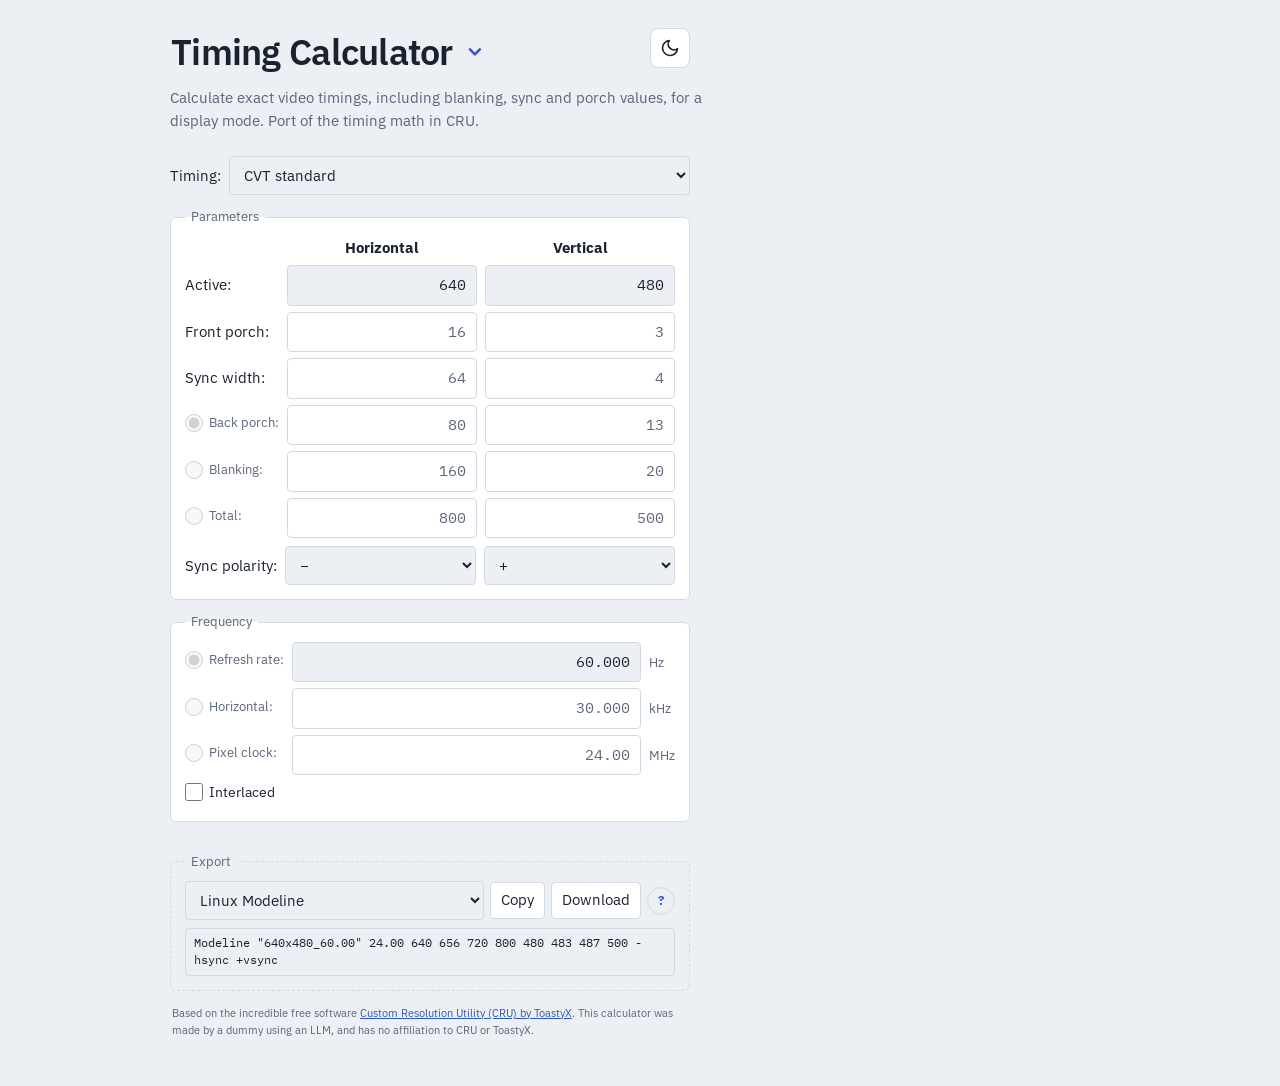
<file: index.html>
<!DOCTYPE html>
<!--
Timing Calculator - a port of the video timing calculations from Custom Resolution Utility (CRU)
Copyright (C) 2012-2025 ToastyX (original CRU source, https://www.monitortests.com/)
This file is derived from CRU's source code and is distributed under the GNU General Public License,
version 3 or later, WITHOUT ANY WARRANTY. See https://www.gnu.org/licenses/gpl-3.0.html
This file is plainly marked as an altered, non-original version: it is not CRU.
-->
<html lang="en"><head><meta charset="utf-8">
<meta name="viewport" content="width=device-width, initial-scale=1, viewport-fit=cover">
<title>Timing Calculator</title>
<link rel="stylesheet" href="shared.css">
<style>
:root{--fg:var(--ink);--mut:var(--muted);--in:var(--bg);--ln:var(--line);--ac:var(--accent);--er:#c0392b}
@media (prefers-color-scheme:dark){:root:not([data-theme="light"]){--er:#ff7b6b}}
:root[data-theme="dark"]{--er:#ff7b6b}
main>:not(h1):not(.sub){max-width:520px}
fieldset{border:1px solid var(--line);border-radius:6px;background:var(--panel);margin:12px 0;padding:10px 14px 14px}
legend{padding:0 6px;font-size:13px;color:var(--muted)}
.top{display:flex;gap:8px;align-items:center}
select{flex:1}
input:read-only{background:transparent;color:var(--mut)}
input:focus,select:focus{outline:2px solid var(--ac);outline-offset:-1px}
.g{display:grid;grid-template-columns:auto 1fr 1fr;gap:6px 8px;align-items:center}
.g b{text-align:center}
.g label{display:flex;align-items:center;gap:6px;white-space:nowrap}
.g input[type=text]{width:100%;box-sizing:border-box;text-align:right}
.f{display:grid;grid-template-columns:auto 1fr auto;gap:6px 8px;align-items:center}
.f label{display:flex;align-items:center;gap:6px;white-space:nowrap}
.f input[type=text]{width:100%;box-sizing:border-box;text-align:right}
.f span,.u{color:var(--mut);font-size:.85em}
input[type=radio]{accent-color:var(--ac);width:18px;height:18px;margin:0}
.act{grid-column:1/-1;display:flex;flex-wrap:wrap;align-items:center;justify-content:space-between;gap:4px 12px;color:var(--mut);font-size:.9em}.act label{color:var(--fg);font-size:1.05em}
#err{color:var(--er);margin:4px 2px}#err:empty{display:none}
.row label{display:flex;align-items:center;gap:8px}input[type=checkbox]{accent-color:var(--ac);width:18px;height:18px;margin:0}
.row{display:flex;gap:8px;align-items:center;justify-content:space-between}
fieldset{min-width:0}
.xp{margin-top:30px;border-style:dashed;background:transparent}
.btn{font:inherit;padding:6px 10px;border:1px solid var(--line);border-radius:4px;background:var(--panel);color:var(--ink);cursor:pointer;white-space:nowrap}
.btn:hover:not(:disabled),.qbtn:hover:not(:disabled){border-color:var(--ac)}.btn:disabled,.qbtn:disabled{opacity:.5;cursor:default}
.btn:focus-visible,.qbtn:focus-visible{outline:2px solid var(--ac);outline-offset:1px}
.xrow{position:relative;display:flex;flex-wrap:wrap;gap:6px;align-items:center}
.xrow select{flex:1 1 160px}
.qbtn{width:28px;height:28px;padding:0;border-radius:50%;border:1px solid var(--line);background:var(--in);color:var(--ac);font:600 13px/1 "IBM Plex Sans",system-ui,sans-serif;cursor:help}
.qbtn[aria-expanded=true]{border-color:var(--ac)}
.xpop{position:absolute;left:0;right:0;top:100%;z-index:20;margin-top:6px;padding:8px 10px;background:var(--panel);color:var(--fg);border:1px solid var(--line);border-radius:6px;box-shadow:0 8px 24px rgba(0,0,0,.25);font-size:.8em;line-height:1.45}
.xpop[hidden]{display:none}
#xout{margin:8px 0 0;padding:6px 8px;max-width:100%;background:var(--in);border:1px solid var(--line);border-radius:4px;font:12px/1.4 "IBM Plex Mono",ui-monospace,monospace;white-space:pre-wrap;overflow-wrap:anywhere;user-select:text}
</style></head><body><main>
<h1>Timing Calculator</h1>
<p class="sub">Calculate exact video timings, including blanking, sync and porch values, for a display mode. Port of the timing math in CRU.</p>
<div class="top"><span>Timing:</span><select id="mode"></select></div>
<fieldset><legend>Parameters</legend>
<div class="g" id="grid"><span></span><b>Horizontal</b><b>Vertical</b></div>
<div class="g" style="margin-top:8px"><span>Sync polarity:</span>
<select id="hp"><option value="1">+</option><option value="0">−</option></select>
<select id="vp"><option value="1">+</option><option value="0">−</option></select></div>
</fieldset>
<fieldset><legend>Frequency</legend><div class="f" id="freq"></div></fieldset>
<div id="err"></div>
<fieldset class="xp"><legend>Export</legend>
<div class="xrow"><select id="xfmt" aria-label="Export format"></select><button type="button" class="btn" id="xcopy">Copy</button><button type="button" class="btn" id="xdl">Download</button><button type="button" class="qbtn" id="xq" aria-expanded="false" aria-controls="xpop" aria-label="How to use this export">?</button><div id="xpop" class="xpop" role="tooltip" hidden></div></div>
<pre id="xout"></pre>
</fieldset>
<p style="color:var(--mut);font-size:.75em;margin:14px 2px 0">Based on the incredible free software <a href="https://www.monitortests.com/forum/Thread-Custom-Resolution-Utility-CRU" target="_blank" rel="noopener" style="color:var(--ac)">Custom Resolution Utility (CRU) by ToastyX</a>. This calculator was made by a dummy using an LLM, and has no affiliation to CRU or ToastyX.</p></main>
<script>
const S={il:false,man:true,mode:9,ha:640,va:480,hf:48,hs:32,hb:480,vf:4,vs:4,vb:4,hbl:0,htot:0,vbl:0,vtot:0,hp:1,vp:0,
last:0,lr:0,vrate:60000,hrate:0,pclock:0,prec:100,ahr:0,avr:0,err:''};
const F=Math.floor,C=Math.ceil;

const fl=()=>S.il?2:1,dv=()=>1e9*fl()/S.prec;
const NAMES=["Manual", "Automatic PC", "Automatic HDTV", "Automatic CRT", "Native PC", "Native HDTV", "Exact", "Exact reduced", "Exact CRT", "CVT standard", "CVT-RB standard", "CVT-RB2 standard", "GTF standard", "Vertical total calculator (QFT)"],NAT=[[1920,1080,0,60000],[1920,1080,1,60000],[1600,900,0,60000],[1366,768,0,59789],[1360,768,0,60015],[1280,720,0,60000],[1440,576,1,50000],[1440,480,1,59940],[720,576,0,50000],[720,480,0,59940],[640,480,0,60000]],TBL={"pc":[[1920,1080,0,59500,60500,88,44,148,4,5,36,1,1],[1920,1080,0,49500,50500,528,44,148,4,5,36,1,1],[1920,1080,0,47500,48500,638,44,148,4,5,36,1,1],[1920,1080,0,29500,30500,88,44,148,4,5,36,1,1],[1920,1080,0,24500,25500,528,44,148,4,5,36,1,1],[1920,1080,0,23500,24500,638,44,148,4,5,36,1,1],[1920,1080,1,59500,60500,88,44,148,4,10,31,1,1],[1920,1080,1,49500,50500,528,44,148,4,10,31,1,1],[1600,900,0,59500,60500,24,80,96,1,3,96,1,1],[1366,768,0,59500,60500,70,143,213,3,3,24,1,1],[1360,768,0,59500,60500,64,112,256,3,6,18,1,1],[1280,720,0,59500,60500,110,40,220,5,5,20,1,1],[1280,720,0,49500,50500,440,40,220,5,5,20,1,1],[1280,720,0,47500,48500,960,40,220,5,5,20,1,1],[1280,720,0,29500,30500,1760,40,220,5,5,20,1,1],[1280,720,0,24500,25500,2420,40,220,5,5,20,1,1],[1280,720,0,23500,24500,1760,40,220,5,5,20,1,1],[1440,576,1,49500,50500,24,126,138,4,6,39,0,0],[1440,480,1,59500,60500,38,124,114,8,6,31,0,0],[720,576,0,49500,50500,12,64,68,5,5,39,0,0],[720,480,0,59500,60500,16,62,60,9,6,30,0,0],[640,480,0,59500,60500,16,96,48,10,2,33,0,0]],"hdtv":[[10240,4320,0,119500,120500,288,176,296,16,20,144,1,1],[10240,4320,0,99500,100500,2192,176,592,16,20,144,1,1],[10240,4320,0,59500,60500,288,176,296,16,20,144,1,1],[10240,4320,0,49500,50500,2492,176,592,16,20,44,1,1],[10240,4320,0,47500,48500,1492,176,592,16,20,594,1,1],[10240,4320,0,29500,30500,288,176,296,16,20,144,1,1],[10240,4320,0,24500,25500,2492,176,592,16,20,44,1,1],[10240,4320,0,23500,24500,1492,176,592,16,20,594,1,1],[7680,4320,0,119500,120500,352,176,592,16,20,144,1,1],[7680,4320,0,99500,100500,2112,176,592,16,20,144,1,1],[7680,4320,0,59500,60500,552,176,592,16,20,44,1,1],[7680,4320,0,49500,50500,2352,176,592,16,20,44,1,1],[7680,4320,0,47500,48500,2552,176,592,16,20,144,1,1],[7680,4320,0,29500,30500,552,176,592,16,20,44,1,1],[7680,4320,0,24500,25500,2352,176,592,16,20,44,1,1],[7680,4320,0,23500,24500,2552,176,592,16,20,144,1,1],[5120,2160,0,119500,120500,164,88,128,8,10,72,1,1],[5120,2160,0,99500,100500,1096,88,296,8,10,72,1,1],[5120,2160,0,59500,60500,164,88,128,8,10,72,1,1],[5120,2160,0,49500,50500,1096,88,296,8,10,72,1,1],[5120,2160,0,47500,48500,746,88,296,8,10,297,1,1],[5120,2160,0,29500,30500,664,88,128,8,10,22,1,1],[5120,2160,0,24500,25500,1696,88,296,8,10,22,1,1],[5120,2160,0,23500,24500,1996,88,296,8,10,22,1,1],[4096,2160,0,119500,120500,88,88,128,8,10,72,1,1],[4096,2160,0,99500,100500,800,88,296,8,10,72,1,1],[4096,2160,0,59500,60500,88,88,128,8,10,72,1,1],[4096,2160,0,49500,50500,968,88,128,8,10,72,1,1],[4096,2160,0,47500,48500,1020,88,296,8,10,72,1,1],[4096,2160,0,29500,30500,88,88,128,8,10,72,1,1],[4096,2160,0,24500,25500,968,88,128,8,10,72,1,1],[4096,2160,0,23500,24500,1020,88,296,8,10,72,1,1],[3840,2160,0,119500,120500,176,88,296,8,10,72,1,1],[3840,2160,0,99500,100500,1056,88,296,8,10,72,1,1],[3840,2160,0,59500,60500,176,88,296,8,10,72,1,1],[3840,2160,0,49500,50500,1056,88,296,8,10,72,1,1],[3840,2160,0,47500,48500,1276,88,296,8,10,72,1,1],[3840,2160,0,29500,30500,176,88,296,8,10,72,1,1],[3840,2160,0,24500,25500,1056,88,296,8,10,72,1,1],[3840,2160,0,23500,24500,1276,88,296,8,10,72,1,1],[2560,1080,0,119500,120500,548,44,148,4,5,161,1,1],[2560,1080,0,99500,100500,218,44,148,4,5,161,1,1],[2560,1080,0,59500,60500,248,44,148,4,5,11,1,1],[2560,1080,0,49500,50500,548,44,148,4,5,36,1,1],[2560,1080,0,47500,48500,998,44,148,4,5,11,1,1],[2560,1080,0,29500,30500,768,44,148,4,5,36,1,1],[2560,1080,0,24500,25500,448,44,148,4,5,36,1,1],[2560,1080,0,23500,24500,998,44,148,4,5,11,1,1],[1920,1080,0,119500,120500,88,44,148,4,5,36,1,1],[1920,1080,0,99500,100500,528,44,148,4,5,36,1,1],[1920,1080,0,59500,60500,88,44,148,4,5,36,1,1],[1920,1080,0,49500,50500,528,44,148,4,5,36,1,1],[1920,1080,0,47500,48500,638,44,148,4,5,36,1,1],[1920,1080,0,29500,30500,88,44,148,4,5,36,1,1],[1920,1080,0,24500,25500,528,44,148,4,5,36,1,1],[1920,1080,0,23500,24500,638,44,148,4,5,36,1,1],[1920,1080,1,119500,120500,88,44,148,4,10,31,1,1],[1920,1080,1,99500,100500,528,44,148,4,10,31,1,1],[1920,1080,1,59500,60500,88,44,148,4,10,31,1,1],[1920,1080,1,49500,50500,528,44,148,4,10,31,1,1],[1680,720,0,119500,120500,60,40,220,5,5,95,1,1],[1680,720,0,99500,100500,60,40,220,5,5,95,1,1],[1680,720,0,59500,60500,260,40,220,5,5,20,1,1],[1680,720,0,49500,50500,260,40,220,5,5,20,1,1],[1680,720,0,47500,48500,810,40,220,5,5,20,1,1],[1680,720,0,29500,30500,700,40,220,5,5,20,1,1],[1680,720,0,24500,25500,1228,40,220,5,5,20,1,1],[1680,720,0,23500,24500,1360,40,220,5,5,20,1,1],[1600,900,0,59500,60500,24,80,96,1,3,96,1,1],[1366,768,0,59500,60500,70,143,213,3,3,24,1,1],[1360,768,0,59500,60500,64,112,256,3,6,18,1,1],[1280,720,0,119500,120500,110,40,220,5,5,20,1,1],[1280,720,0,99500,100500,440,40,220,5,5,20,1,1],[1280,720,0,59500,60500,110,40,220,5,5,20,1,1],[1280,720,0,49500,50500,440,40,220,5,5,20,1,1],[1280,720,0,47500,48500,960,40,220,5,5,20,1,1],[1280,720,0,29500,30500,1760,40,220,5,5,20,1,1],[1280,720,0,24500,25500,2420,40,220,5,5,20,1,1],[1280,720,0,23500,24500,1760,40,220,5,5,20,1,1],[1440,576,1,199500,200500,24,126,138,4,6,39,0,0],[1440,576,1,99500,100500,24,126,138,4,6,39,0,0],[1440,576,1,49500,50500,24,126,138,4,6,39,0,0],[1440,480,1,239500,240500,38,124,114,8,6,31,0,0],[1440,480,1,119500,120500,38,124,114,8,6,31,0,0],[1440,480,1,59500,60500,38,124,114,8,6,31,0,0],[720,576,0,199500,200500,12,64,68,5,5,39,0,0],[720,576,0,99500,100500,12,64,68,5,5,39,0,0],[720,576,0,49500,50500,12,64,68,5,5,39,0,0],[720,480,0,239500,240500,16,62,60,9,6,30,0,0],[720,480,0,119500,120500,16,62,60,9,6,30,0,0],[720,480,0,59500,60500,16,62,60,9,6,30,0,0],[640,480,0,59500,60500,16,96,48,10,2,33,0,0]],"crt":[[1920,1440,0,74500,75500,144,224,352,1,3,56,0,1],[1920,1440,0,59500,60500,128,208,344,1,3,56,0,1],[1856,1392,0,74500,75500,128,224,352,1,3,104,0,1],[1856,1392,0,59500,60500,96,224,352,1,3,43,0,1],[1792,1344,0,74500,75500,96,216,352,1,3,69,0,1],[1792,1344,0,59500,60500,128,200,328,1,3,46,0,1],[1600,1200,0,84500,85500,64,192,304,1,3,46,1,1],[1600,1200,0,74500,75500,64,192,304,1,3,46,1,1],[1600,1200,0,69500,70500,64,192,304,1,3,46,1,1],[1600,1200,0,64500,65500,64,192,304,1,3,46,1,1],[1600,1200,0,59500,60500,64,192,304,1,3,46,1,1],[1280,1024,0,84500,85500,64,160,224,1,3,44,1,1],[1280,1024,0,74500,75500,16,144,248,1,3,38,1,1],[1280,1024,0,59500,60500,48,112,248,1,3,38,1,1],[1280,960,0,84500,85500,64,160,224,1,3,47,1,1],[1280,960,0,59500,60500,96,112,312,1,3,36,1,1],[1152,864,0,74500,75500,64,128,256,1,3,32,1,1],[1024,768,0,84500,85500,48,96,208,1,3,36,1,1],[1024,768,0,74500,75500,16,96,176,1,3,28,1,1],[1024,768,0,69500,70500,24,136,144,3,6,29,0,0],[1024,768,0,59500,60500,24,136,160,3,6,29,0,0],[800,600,0,84500,85500,32,64,152,1,3,27,1,1],[800,600,0,74500,75500,16,80,160,1,3,21,1,1],[800,600,0,71500,72500,56,120,64,37,6,23,1,1],[800,600,0,59500,60500,40,128,88,1,4,23,1,1],[800,600,0,55500,56500,24,72,128,1,2,22,1,1],[1440,576,1,49500,50500,24,126,138,4,6,39,0,0],[1440,480,1,59500,60500,38,124,114,8,6,31,0,0],[720,576,0,49500,50500,12,64,68,5,5,39,0,0],[720,480,0,59500,60500,16,62,60,9,6,30,0,0],[640,480,0,84500,85500,56,56,80,1,3,25,0,0],[640,480,0,74500,75500,16,64,120,1,3,16,0,0],[640,480,0,71500,72500,24,40,128,9,3,28,0,0],[640,480,0,59500,60500,16,96,48,10,2,33,0,0]]};
const vsA=()=>{const a=F(S.va*4000/S.ha);
 for(const[l,h,v]of[[2205,2295,5],[2352,2448,7],[2450,2550,6],[2940,3060,4],[3136,3264,7]])if(a>=l&&a<=h)return v*fl();return 10*fl()};
const fin=()=>{S.hbl=S.hf+S.hs+S.hb;S.htot=S.ha+S.hbl;S.vbl=S.vf+S.vs+S.vb;S.vtot=S.va+S.vbl};
function setStd(k,vr){ // CVT / CVT-RB / CVT-RB2 / GTF, CRU integer math, Fields-aware
 const{ha,va}=S,f=fl(),I=+S.il,hpd=(mt,d)=>F((F(1e15*f/vr)-mt*f)/d),mn=6*f+I;
 if(!(vr>0))return false;
 if(k=='cvt'||k=='gtf'){
  const g=k=='gtf',mt=550e6,hp=hpd(mt,va+(g?1:3)*f+I);
  if(!(hp>0))return false;
  S.vf=(g?1:3)*f;S.vs=g?3*f:vsA();
  S.vb=Math.max(mn,(g?F((F(mt*2/hp)+1)/2):F(mt/hp)+1)*f+I-S.vs);
  let idc=30e9-300*hp,hbl;
  if(g)hbl=F((F(ha*idc/(1e11-idc))+8)/16)*16;
  else{idc=Math.max(idc,2e10);hbl=F(F(ha*idc/(1e11-idc))/16)*16}
  S.hs=F((ha+hbl+(g?50:0))/100)*8;S.hb=F(hbl/2);S.hf=S.hb-S.hs;S.hp=0;S.vp=1;
 }else{
  const hp=hpd(46e7,va);if(!(hp>0))return false;
  const vbl=(F(46e7/hp)+1)*f+I;S.hp=1;S.vp=0;
  if(k=='rb'){S.hf=48;S.hs=32;S.hb=80;S.vf=3*f;S.vs=vsA();S.vb=Math.max(mn,vbl-S.vf-S.vs)}
  else{S.hf=8;S.hs=32;S.hb=40;S.vs=8*f;S.vb=mn;S.vf=Math.max(f,vbl-S.vs-S.vb)}
 }
 fin();return true}
function std(k,vr=S.vrate){ // CRU runs it twice: second pass uses the achieved refresh rate
 if(!setStd(k,vr))return false;
 const d=dv(),pc=C(vr*S.htot*S.vtot/d),a=F(pc*d/S.htot/S.vtot);
 if(!setStd(k,a))return false;S.vr2=a;return true}
function auto(T,fb,vr){
 const e=T.find(r=>r[0]==S.ha&&r[1]==S.va&&r[2]==+S.il&&vr>=r[3]&&vr<=r[4]);
 if(e){[S.hf,S.hs,S.hb,S.vf,S.vs,S.vb,S.hp,S.vp]=e.slice(5);fin();
  const pc=C(vr*S.htot*S.vtot/dv());if(pc>=1&&pc<=16777216)return true}
 return std(fb,vr)}
function nat(T){const e=NAT.find(r=>r[0]==S.ha&&r[1]==S.va&&r[2]==+S.il);
 const r=auto(T,'rb',e?e[3]:60000);S.vr2=null;return r}
function manH(v){const l=S.last;
 if(l==1)S.hb=S.hbl-S.hf-S.hs;else if(l==2)S.hb=S.htot-S.ha-S.hf-S.hs;
 if(v){if(l==1)S.vb=S.vbl-S.vf-S.vs;else if(l==2)S.vb=S.vtot-S.va-S.vf-S.vs}}
function exact(red){
 const f=fl(),il=+S.il,q=il?160:80;S.hf=48;S.hs=32;S.vf=3*f;S.vs=vsA();
 S.htot=F((S.ha+S.hf+S.hs+q)/q)*q;
 const vt=Q=>il?F((S.va+S.vf+S.vs+Q)/(2*Q))*2*Q+Q:F((S.va+S.vf+S.vs+Q)/Q)*Q,sm=()=>red&&(S.htot%400==0||S.vrate%5000==0);
 const bk=()=>{S.hb=S.htot-S.ha-S.hf-S.hs;S.vb=S.vtot-S.va-S.vf-S.vs;fin()};
 S.vtot=vt(sm()?25:125);bk();
 if(red&&!il&&S.ha*S.va<=2048*1200&&C(S.vrate*S.htot*S.vtot/dv())>165*S.prec){
  S.hf=24;S.htot=F((S.ha+S.hf+S.hs+80)/80)*80;S.vf=3;S.vs=vsA();S.vtot=vt(sm()?25:125);bk()}
 return true}
function CalculateManual(){manH(1);fin();return true}
function CalculateManualVTotal(){manH(0);S.hbl=S.hf+S.hs+S.hb;S.htot=S.ha+S.hbl;
 let v=F(S.pclock*dv()/S.htot/S.vrate);if(S.il&&v%2==0)v--;S.vb=v-S.va-S.vf-S.vs;fin();return true}
function CalculateAutomaticPC(){return auto(TBL.pc,'rb',S.vrate)}
function CalculateAutomaticHDTV(){return auto(TBL.hdtv,'rb',S.vrate)}
function CalculateAutomaticCRT(){return auto(TBL.crt,'cvt',S.vrate)}
function CalculateNativePC(){return nat(TBL.pc)}
function CalculateNativeHDTV(){return nat(TBL.hdtv)}
function CalculateExact(){return exact(0)}
function CalculateExactReduced(){return exact(1)}
function CalculateExactCRT(){
 if(!std('cvt'))return false;S.vr2=null;
 if(S.il){S.htot=F((S.htot+159)/160)*160;S.vtot=F((S.vtot+124)/250)*250+125}
 else{S.htot=F((S.htot+79)/80)*80;S.vtot=F((S.vtot+124)/125)*125}
 S.hb=S.htot-S.ha-S.hf-S.hs;S.vb=S.vtot-S.va-S.vf-S.vs;fin();return true}
function CalculateCVTStandard(){return std('cvt')}
function CalculateCVTRBStandard(){return std('rb')}
function CalculateCVTRB2Standard(){return std('rb2')}
function CalculateGTFStandard(){return std('gtf')}
const FNS=[CalculateManual,CalculateAutomaticPC,CalculateAutomaticHDTV,CalculateAutomaticCRT,CalculateNativePC,CalculateNativeHDTV,CalculateExact,CalculateExactReduced,CalculateExactCRT,CalculateCVTStandard,CalculateCVTRBStandard,CalculateCVTRB2Standard,CalculateGTFStandard,CalculateManualVTotal];
function calc(){
 S.vr2=null;S.err='';const fn=FNS[S.mode],ok=fn();
 S.man=fn==CalculateManual||fn==CalculateManualVTotal;
 const d=dv(),hd=1e6/S.prec,t=S.htot*S.vtot,lr=S.man?S.lr:0;let pc;
 if(lr==0)pc=C((S.vr2??S.vrate)*t/d);else if(lr==1)pc=C(S.hrate*S.htot/hd);else pc=S.pclock;
 S.pclock=pc;S.avr=F(pc*d/t);S.ahr=F(pc*hd/S.htot);
 S.hrate=S.ahr;if(lr!=0)S.vrate=S.avr;
 if(!ok||!(S.hb>=0&&S.vb>=0&&pc>=1&&pc<=16777216&&S.ha>0&&S.va>0&&S.hf>0&&S.hs>0&&S.vf>0&&S.vs>0&&isFinite(t))){
  S.err=ok?'Values out of range':'Cannot calculate this timing';return false}
 return true}
function toggleIl(v){ // CRU's progressive <-> interlaced value conversion
 if(v==S.il)return;const{ha,va,vf,vs,vb}=S;let n;
 if(!v){n=va==1080&&vf==4&&vs==10&&vb==31?[1080,4,5,36]:[va,F(vf/2),F(vs/2),F(vb/2)]}
 else{n=va==1080&&vf==4&&vs==5&&vb==36?[1080,4,10,31]:[(va%2||(ha>=va*2&&va!=480&&va!=576))?va*2:va,vf*2,vs*2,vb*2+1];
  if(S.vrate<45000)S.vrate*=2}
 S.il=v;[S.va,S.vf,S.vs,S.vb]=n;S.vbl=n[1]+n[2]+n[3];S.vtot=n[0]+S.vbl;calc()}
// ---- UI ----
if(typeof document!=='undefined'){
const $=id=>document.getElementById(id);
const ROWS=[["Active","ha","va"],["Front porch","hf","vf"],["Sync width","hs","vs"],["Back porch","hb","vb",0],["Blanking","hbl","vbl",1],["Total","htot","vtot",2]];
const FR=[["Refresh rate","vrate","Hz",0],["Horizontal","hrate","kHz",1],["Pixel clock","pclock","MHz",2]];
$('mode').innerHTML=NAMES.map((n,v)=>`<option value="${v}">${n}</option>`).join('');
$('grid').insertAdjacentHTML('beforeend',ROWS.map(([n,h,v,r],i)=>{
 const lab=r===undefined?`<span>${n}:</span>`:`<label><input type="radio" name="last" value="${r}">${n}:</label>`;
 return lab+`<input type="text" inputmode="numeric" id="${h}"><input type="text" inputmode="numeric" id="${v}">`}).join(''));
$('freq').innerHTML=FR.map(([n,k,u,r])=>`<label><input type="radio" name="lr" value="${r}">${n}:</label><input type="text" inputmode="decimal" id="${k}"><span>${u}</span>`).join('')
 +'<div class="act"><label><input type="checkbox" id="il">Interlaced</label><span id="avr"></span></div>';
const dig=()=>S.prec==100?2:3;
const fmt={vrate:v=>(v/1000).toFixed(3),hrate:v=>(v/1000).toFixed(3),pclock:v=>(v/S.prec).toFixed(dig())};
const parse={vrate:x=>Math.round(parseFloat(x)*1000),hrate:x=>Math.round(parseFloat(x)*1000),pclock:x=>Math.round(parseFloat(x)*S.prec)};
const KEYS=ROWS.flatMap(r=>[r[1],r[2]]),RK=['vrate','hrate','pclock'];
function render(){
 const ok=!S.err,man=S.man,lr=man?S.lr:0;
 const BASE=['ha','va','hf','hs','vf','vs'];
 for(const k of KEYS.concat(RK)){const e=$(k);if(e===document.activeElement)continue;const v=S[k];
  e.value=!isFinite(v)?'':RK.includes(k)?((ok||k=='vrate')?fmt[k](v):''):((ok||BASE.includes(k))?v:'')}
 ROWS.forEach(([n,h,v,r])=>{const ro=r===undefined?(h=='ha'?false:!man):(!man||S.last!=r);$(h).readOnly=$(v).readOnly=ro});
 document.querySelectorAll('[name=last]').forEach(e=>{e.checked=+e.value==S.last;e.disabled=!man});
 document.querySelectorAll('[name=lr]').forEach(e=>{e.checked=+e.value==lr;e.disabled=!man});
 for(const[i,k]of RK.entries())$(k).readOnly=!(lr==i);
 $('mode').value=S.mode;$('hp').value=S.hp;$('vp').value=S.vp;$('il').checked=S.il;
 $('hp').disabled=$('vp').disabled=false;
 $('avr').textContent=ok&&fmt.vrate(S.avr)!==fmt.vrate(S.vrate)?'Actual: '+fmt.vrate(S.avr)+' Hz':'';
 $('err').textContent=S.err;xrender()}
function upd(){calc();render()}
document.addEventListener('input',e=>{const k=e.target.id;
 if(KEYS.includes(k))S[k]=parseInt(e.target.value,10);
 else if(RK.includes(k))S[k]=parse[k](e.target.value);else return;upd()});
$('mode').onchange=e=>{S.mode=+e.target.value;upd()};
$('hp').onchange=e=>{S.hp=+e.target.value;upd()};$('vp').onchange=e=>{S.vp=+e.target.value;upd()};
document.querySelectorAll('[name=last]').forEach(e=>e.onchange=()=>{S.last=+e.value;upd()});
document.querySelectorAll('[name=lr]').forEach(e=>e.onchange=()=>{S.lr=+e.value;upd()});
$('il').onchange=e=>{toggleIl(e.target.checked);render()};
document.querySelectorAll('input[type=text]').forEach(el=>{let sel=false;
 el.addEventListener('focus',()=>{sel=true;el.select();setTimeout(()=>el.select(),0)});
 el.addEventListener('mouseup',e=>{if(sel){e.preventDefault();sel=false}});
 el.addEventListener('blur',()=>{sel=false})});

// ---- Export formats ----
const hzTxt=()=>String(Number((S.avr/1000).toFixed(3)));
const xn=()=>`${S.ha}x${S.va}_${(S.avr/1000).toFixed(2)}`;
const xt=()=>`${(S.pclock/S.prec).toFixed(dig())} ${S.ha} ${S.ha+S.hf} ${S.ha+S.hf+S.hs} ${S.htot} ${S.va} ${S.va+S.vf} ${S.va+S.vf+S.vs} ${S.vtot} ${S.hp?'+':'-'}hsync ${S.vp?'+':'-'}vsync${S.il?' Interlace':''}`;
const X={
 x11:{label:'Linux Modeline',file:'modeline.txt',make(){return `Modeline "${xn()}" ${xt()}`},
  note:()=>'Paste into the Monitor section of xorg.conf.'},
 xrandr:{label:'Linux xrandr',file:'modeline.sh',make(){return `xrandr --newmode "${xn()}" ${xt()}`},
  note:()=>`Run this line, then: xrandr --addmode <OUTPUT> "${xn()}" (run xrandr alone to list output names).`},
 mister:{label:'MiSTer FPGA',file:'MiSTer.ini',make(){
  if(S.il)return null;const{ha,hf,hs,hb,va,vf,vs,vb}=S;
  return `video_mode=${ha},${hf},${hs},${hb},${va},${vf},${vs},${vb},${Math.round(S.pclock*1000/S.prec)},${S.hp?'+':'-'}hsync,${S.vp?'+':'-'}vsync`},
  none:'MiSTer video modes are progressive only. Turn off Interlaced to export.',
  note:()=>S.il?'':'Add under [MiSTer] in MiSTer.ini (video_mode=). The trailing +hsync/-vsync fields need a recent MiSTer build; delete them if yours predates them.'},
 pi:{label:'Raspberry Pi',file:'config.txt',make(){
  if(S.il)return null;const{ha,hf,hs,hb,va,vf,vs,vb}=S,r=ha/va,ar=[[4/3,1],[16/9,3],[5/4,4],[16/10,5],[15/9,6],[21/9,7]].find(x=>Math.abs(r-x[0])<.02);
  return `hdmi_group=2\nhdmi_mode=87\nhdmi_timings=${ha} ${S.hp?1:0} ${hf} ${hs} ${hb} ${va} ${S.vp?1:0} ${vf} ${vs} ${vb} 0 0 0 ${Math.round(S.avr/1000)} 0 ${Math.round(S.pclock*1e6/S.prec)} ${ar?ar[1]:0}`},
  none:'Interlaced timings are not exported for Raspberry Pi. Turn off Interlaced to export.',
  note:()=>S.il?'':'Add these lines to config.txt on the boot partition. They apply to the legacy firmware video driver and are ignored under the KMS/DRM driver.'},
 rt4k:{label:'RetroTINK-4K',file:'custom1.txt',make(){
  const{ha,hf,hs,hb,va,vf,vs,vb,il}=S,
   vf2=il?Math.floor(vf/2):vf,vs2=il?Math.floor(vs/2):vs,vbl=il?Math.floor((vf+vs+vb)/2):vf+vs+vb;
  return `${ha}, ${hf}, ${hs}, ${hf+hs+hb}, ${S.hp?1:0}, ${va}, ${vf2}, ${vs2}, ${vbl}, ${S.vp?1:0}, ${hzTxt()}, "${ha}x${va}${il?'i':'p'}${hzTxt()}"${il?', 1':''}`},
  note:()=>'Save as custom1.txt (custom2.txt to custom4.txt for the other slots) on the RT4K SD card.'+(S.il?' Interlaced output needs experimental firmware 1.5.1 or newer.':'')},
 pfx:{label:'PixelFX Morph / GEM',file:'modeline.ini',make(){
  if(S.il)return null;
  const{ha,hf,hs,hb,htot,va,vf,vs,vb,vtot}=S;
  let nm=`${ha}x${va}`;if(nm.length>8)nm=`${va}p${Math.round(S.avr/1000)}`;if(nm.length>8)nm=`${va}p`;
  const ln=`custom1=${nm},${htot},${ha},${hf},${hb},${hs},${vtot},${va},${vf},${vb},${vs},${S.hp?1:0},${S.vp?1:0},${Math.max(1,Math.round(va/240)).toFixed(1)},0,0`;
  return `[NTSC]\n${ln}\n[PAL]\n${ln}`},
  none:'PixelFX custom modelines support progressive modes only. Turn off Interlaced to export.',
  note:()=>S.il?'':
   `Save as modeline.ini and upload it in the device web interface (names are limited to 8 characters; use custom2 or custom3 for other slots). The device derives the pixel clock from the source frame rate: ${(S.htot*S.vtot*60/1e6).toFixed(2)} MHz for NTSC (60 Hz), ${(S.htot*S.vtot*50/1e6).toFixed(2)} MHz for PAL (50 Hz).`}
};
$('xfmt').innerHTML=Object.entries(X).map(([k,v])=>`<option value="${k}">${v.label}</option>`).join('');
let xtext=null;
function xrender(){
 const f=X[$('xfmt').value],ok=!S.err;
 xtext=ok?f.make():null;
 $('xout').textContent=xtext??(ok?(f.none||'This format cannot represent the current timing.'):'Fix the timing error above to export.');
 $('xpop').textContent=ok?f.note():'';$('xq').disabled=!ok;
 $('xcopy').disabled=$('xdl').disabled=xtext==null}
async function copyText(t){
 try{await navigator.clipboard.writeText(t);return true}catch(_){}
 try{const a=document.createElement('textarea');a.value=t;a.style.cssText='position:fixed;opacity:0';document.body.appendChild(a);a.select();const ok=document.execCommand('copy');a.remove();return ok}catch(_){return false}}
const flash=(b,m)=>{const o=b.dataset.o||b.textContent;b.dataset.o=o;b.textContent=m;setTimeout(()=>b.textContent=o,1600)};
$('xfmt').onchange=xrender;
let xpin=false;const xq=$('xq'),xp=$('xpop');
const xshow=o=>{xp.hidden=!o;xq.setAttribute('aria-expanded',o?'true':'false')};
xq.addEventListener('mouseenter',()=>xshow(true));
xq.addEventListener('mouseleave',()=>{if(!xpin)xshow(false)});
xq.addEventListener('focus',()=>xshow(true));
xq.addEventListener('blur',()=>{if(!xpin)xshow(false)});
xq.addEventListener('click',e=>{e.stopPropagation();xpin=!xpin;xshow(xpin)});
document.addEventListener('click',()=>{xpin=false;xshow(false)});
document.addEventListener('keydown',e=>{if(e.key==='Escape'){xpin=false;xshow(false)}});
$('xcopy').onclick=async()=>{if(xtext!=null)flash($('xcopy'),await copyText(xtext)?'Copied':'Copy failed: use Download')};
$('xdl').onclick=()=>{if(xtext==null)return;const a=document.createElement('a');
 a.href=URL.createObjectURL(new Blob([xtext+'\n'],{type:'text/plain'}));a.download=X[$('xfmt').value].file;
 document.body.appendChild(a);a.click();a.remove();setTimeout(()=>URL.revokeObjectURL(a.href),1000)};
upd();
}else globalThis.T={S,calc};
</script>
<script src="tools.js"></script></body></html>
</file>
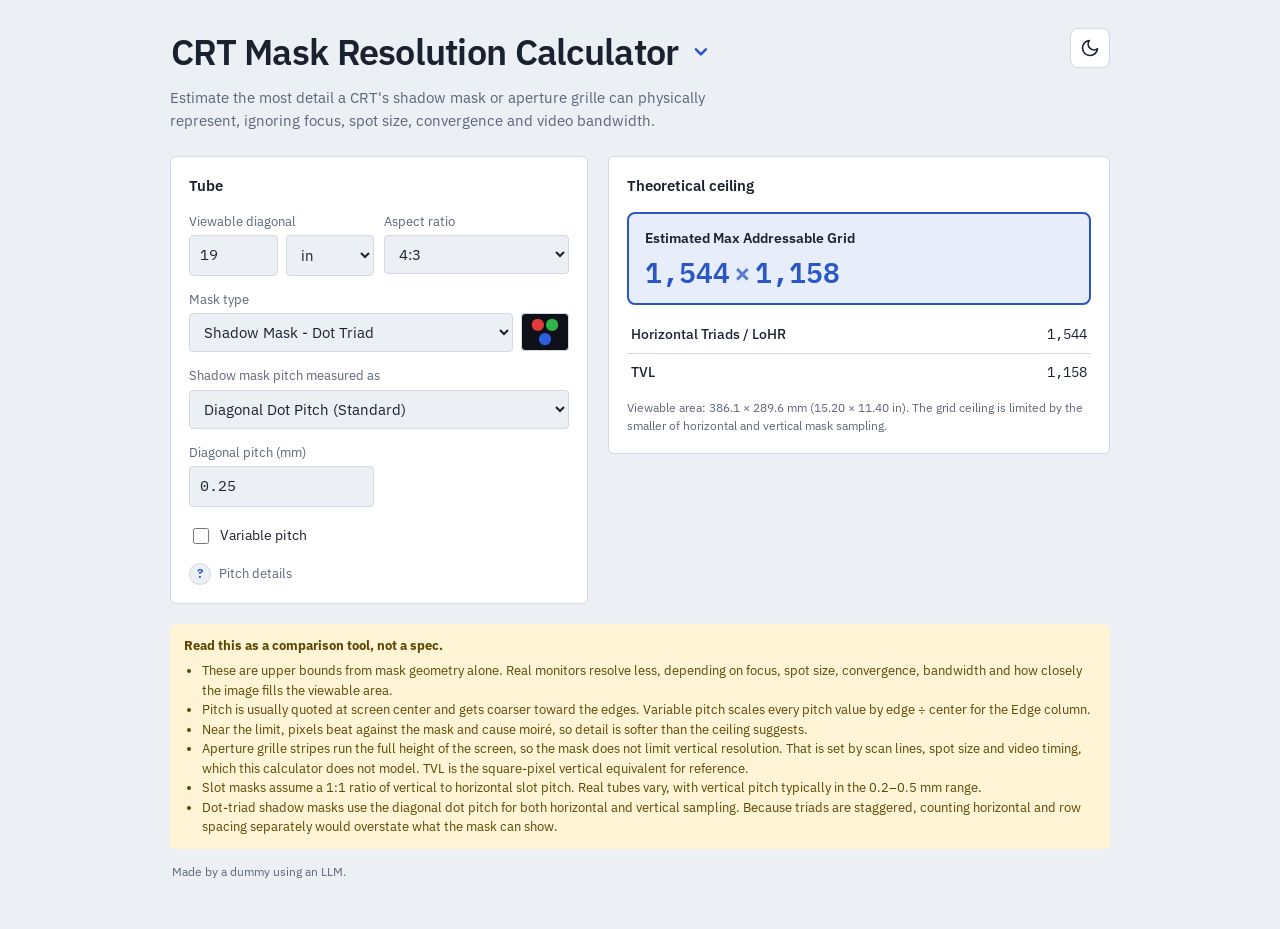
<file: crt-mask-calculator/index.html>
<!DOCTYPE html>
<html lang="en">
<head>
<meta charset="utf-8">
<meta name="viewport" content="width=device-width, initial-scale=1, viewport-fit=cover">
<title>CRT Mask Resolution Calculator</title>
<link rel="stylesheet" href="../shared.css">
<style>
.grid{display:grid;grid-template-columns:minmax(0,5fr) minmax(0,6fr);gap:20px;align-items:start}
h2{font-size:15px;font-weight:600;margin:0 0 14px}
.fields{display:grid;grid-template-columns:minmax(0,1fr) minmax(0,1fr);gap:14px 10px}
.full{grid-column:1/-1}
.row{display:flex;gap:8px}.row>*{flex:1;min-width:0}
.row>.ico{flex:0 0 48px;width:48px;height:38px;border-radius:4px;background:#0e1117;border:1px solid var(--line)}
.vrow{display:flex;gap:10px;align-items:flex-end}.vrow>*{flex:1;min-width:0}
.check{display:flex;gap:8px;align-items:center;height:38px;color:var(--ink);font-size:14px;margin:0}
.check input{width:16px;height:16px;accent-color:var(--accent)}
.helprow{position:relative;display:flex;align-items:center;gap:8px;font-size:13px;color:var(--muted)}
.helpbtn{width:22px;height:22px;padding:0;border-radius:50%;border:1px solid var(--line);background:var(--bg);color:var(--accent);font:600 13px/1 "IBM Plex Sans",system-ui,sans-serif;cursor:help}
.helpbtn:hover,.helpbtn[aria-expanded=true]{border-color:var(--accent)}
.helpbtn:focus-visible{outline:2px solid var(--accent);outline-offset:1px}
.vcell{align-self:stretch;margin-top:-14px;display:flex;flex-direction:column;justify-content:space-between}
.vcell .check{height:30px;margin-top:14px}
.pop{position:absolute;left:0;bottom:100%;z-index:20;width:max-content;max-width:min(320px,calc(100vw - 64px));margin-bottom:6px;padding:10px 12px;background:var(--panel);color:var(--ink);border:1px solid var(--line);border-radius:6px;box-shadow:0 8px 24px rgba(0,0,0,.25);font-size:12.5px;line-height:1.45}
.pop[hidden]{display:none}
.pop p{margin:0 0 6px}.pop p:last-child{margin:0}
.hint{font-size:12px;color:var(--muted);margin:4px 0 0}
.hide{display:none!important}
.ghost{visibility:hidden}
.hero{background:var(--hero);border:2px solid var(--accent);border-radius:8px;padding:14px 16px;margin-bottom:12px}
.hl{font-size:14px;font-weight:600;margin-bottom:6px}
.hcells{display:flex}
.hc{flex:1;font-family:"IBM Plex Mono",ui-monospace,monospace;font-weight:600;font-size:28px;line-height:1.2;color:var(--accent);white-space:nowrap}
.hc+.hc{border-left:1px solid var(--accent);padding-left:14px}
.hc em{display:block;font:500 11px "IBM Plex Sans",system-ui,sans-serif;color:var(--muted)}
.ast{display:inline-block;width:.34em;height:.34em;margin-left:.1em;vertical-align:.4em;fill:none;stroke:currentColor;stroke-width:1.5}
.hn{font-size:12px;line-height:1.35;color:var(--muted);margin:8px 0 0}
.hero{container-type:inline-size}
.hero.multi .hc{font-size:clamp(13px,calc(6cqw - 3px),22px)}
.hero.multi .hc{padding-right:12px}
.x{margin:0 .14em;opacity:.75}
.tbl{width:100%;border-collapse:collapse;font-size:14px}
.tbl th,.tbl td{padding:8px 4px;border-bottom:1px solid var(--line)}
.tbl tr:last-child>*{border-bottom:0}
.tbl th{text-align:left;font-weight:500}
.tbl thead th{color:var(--muted);font-size:12px;text-align:right}
.tbl td{padding-left:12px;text-align:right;font-family:"IBM Plex Mono",ui-monospace,monospace;white-space:nowrap}
.note{background:var(--warn);color:var(--warnink);border-radius:6px;padding:12px 14px;font-size:13px;margin-top:20px}
.note ul{margin:6px 0 0;padding-left:18px}
.err{color:#c0392b;font-size:13px}
@media (max-width:760px){
 .grid{grid-template-columns:minmax(0,1fr);gap:10px}
 main{padding:10px 10px 28px}
 .sub,.hint,h2{display:none}
 section{padding:12px}
 .fields{gap:10px 8px}
 .hero{padding:10px 12px;margin-bottom:6px}
 .hl{margin-bottom:2px;font-size:13px}
 .hc{font-size:26px}
 .hc+.hc{padding-left:10px}
 .tbl{font-size:13px}.tbl th,.tbl td{padding:6px 2px}.tbl td{padding-left:8px}
 .note{margin-top:10px}
 .hn{font-size:10px}
}
</style>
</head>
<body>
<main>
<h1>CRT Mask Resolution Calculator</h1>
<p class="sub">Estimate the most detail a CRT's shadow mask or aperture grille can physically represent, ignoring focus, spot size, convergence and video bandwidth.</p>

<div class="grid">
<section aria-labelledby="in">
<h2 id="in">Tube</h2>
<div class="fields" id="fields">

<div>
<label for="diag">Viewable diagonal</label>
<div class="row">
<input enterkeyhint="next" id="diag" type="number" min="1" step="any" value="19" inputmode="decimal">
<select id="unit" aria-label="Diagonal unit"><option value="in">in</option><option value="mm">mm</option></select>
</div>
</div>

<div>
<label for="ar">Aspect ratio</label>
<select id="ar">
<option value="4:3" selected>4:3</option><option value="5:4">5:4</option><option value="16:10">16:10</option><option value="16:9">16:9</option><option value="3:2">3:2</option><option value="custom">Custom…</option>
</select>
</div>

<div class="full row hide" id="arc">
<input enterkeyhint="next" id="aw" type="number" min="0.1" step="any" value="4" aria-label="Aspect width">
<input enterkeyhint="next" id="ah" type="number" min="0.1" step="any" value="3" aria-label="Aspect height">
</div>

<div class="full">
<label for="mask">Mask type</label>
<div class="row">
<select id="mask" aria-label="Mask type">
<option value="grille">Aperture Grille</option>
<option value="shadow" selected>Shadow Mask - Dot Triad</option>
<option value="slot">Shadow Mask - Slot Mask</option>
</select>
<svg class="ico" id="maskIcon" viewBox="0 0 48 38" aria-hidden="true"></svg>
</div>
</div>

<div class="full" id="shadowMode">
<label for="smode">Shadow mask pitch measured as</label>
<select id="smode">
<option value="diag" selected>Diagonal Dot Pitch (Standard)</option>
<option value="horiz">Horizontal Dot Pitch</option>
<option value="hv">Horizontal + Vertical Pitch</option>
</select>
</div>

<div>
<label for="pitch" id="pitchLabel">Dot pitch (mm)</label>
<input enterkeyhint="next" id="pitch" type="number" min="0.01" step="0.01" value="0.25" inputmode="decimal">
</div>

<div id="vwrap" class="hide">
<label for="vpitch" id="vpLabel">Vertical pitch (mm)</label>
<input enterkeyhint="next" id="vpitch" type="number" min="0" step="0.01" value="" inputmode="decimal">
</div>

<div class="full vrow" id="vrow">
<div class="vcell"><label class="check"><input enterkeyhint="next" id="var" type="checkbox"> Variable pitch</label>
<div class="helprow">
<button type="button" id="helpBtn" class="helpbtn" aria-expanded="false" aria-controls="helpPop" aria-label="Pitch details">?</button>
<span>Pitch details</span>
<div id="helpPop" class="pop" role="tooltip" hidden></div>
</div></div>
<div id="spacer" class="ghost hide" aria-hidden="true"><label>&nbsp;</label><input type="number" disabled tabindex="-1"></div>
<div id="edgeWrap" class="hide">
<label for="edge">Edge pitch (mm)</label>
<input enterkeyhint="next" id="edge" type="number" min="0.01" step="0.01" value="0.28" inputmode="decimal">
</div>
</div>

</div>
</section>

<section id="outSec" aria-label="Results">
<h2>Theoretical ceiling</h2>
<div id="results"></div>
</section>
</div>

<div class="note">
<strong>Read this as a comparison tool, not a spec.</strong>
<ul>
<li>These are upper bounds from mask geometry alone. Real monitors resolve less, depending on focus, spot size, convergence, bandwidth and how closely the image fills the viewable area.</li>
<li>Pitch is usually quoted at screen center and gets coarser toward the edges. Variable pitch scales every pitch value by edge ÷ center for the Edge column.</li>
<li>Near the limit, pixels beat against the mask and cause moiré, so detail is softer than the ceiling suggests.</li>
<li>Aperture grille stripes run the full height of the screen, so the mask does not limit vertical resolution. That is set by scan lines, spot size and video timing, which this calculator does not model. TVL is the square-pixel vertical equivalent for reference.</li>
<li>Slot masks assume a 1:1 ratio of vertical to horizontal slot pitch. Real tubes vary, with vertical pitch typically in the 0.2–0.5 mm range.</li>
<li>Dot-triad shadow masks use the diagonal dot pitch for both horizontal and vertical sampling. Because triads are staggered, counting horizontal and row spacing separately would overstate what the mask can show.</li>
</ul>
</div>
<p style="color:var(--muted);font-size:12px;margin:14px 2px 0">Made by a dummy using an LLM.</p>
</main>

<script>
const $ = id => document.getElementById(id);
const fmt = (v, d=0) => Number.isFinite(v) ? v.toLocaleString("en-US",{maximumFractionDigits:d,minimumFractionDigits:d}) : "–";
const SHADOW_H = Math.sqrt(3)/2, SHADOW_V = 0.5;
const R="#e23b3b",G="#2fb34a",B="#2f5fe0";
const ICONS={
 grille:`<rect x="10" y="5" width="8" height="28" fill="${R}"/><rect x="20" y="5" width="8" height="28" fill="${G}"/><rect x="30" y="5" width="8" height="28" fill="${B}"/>`,
 slot:`<rect x="10" y="5" width="8" height="28" rx="4" fill="${R}"/><rect x="20" y="5" width="8" height="28" rx="4" fill="${G}"/><rect x="30" y="5" width="8" height="28" rx="4" fill="${B}"/>`,
 shadow:`<circle cx="16.5" cy="11.5" r="6.5" fill="${R}"/><circle cx="31.5" cy="11.5" r="6.5" fill="${G}"/><circle cx="24" cy="26.5" r="6.5" fill="${B}"/>`
};

function aspect(){
  if ($("ar").value === "custom") return [parseFloat($("aw").value), parseFloat($("ah").value)];
  return $("ar").value.split(":").map(Number);
}

function setLabels(){
  $("maskIcon").innerHTML = ICONS[$("mask").value];
  const m = $("mask").value, s = $("smode").value;
  $("shadowMode").classList.toggle("hide", m !== "shadow");
  const vw = $("vwrap");
  let label = "Stripe pitch (mm)", hint = "Horizontal distance between same-color stripes.";
  vw.classList.add("hide");
  if (m === "slot"){
    label = "Slot pitch (mm)"; hint = "Horizontal distance between same-color slots. Vertical pitch is assumed equal to horizontal (1:1).";
  } else if (m === "shadow"){
    if (s === "diag"){ label = "Diagonal pitch (mm)"; hint = "Distance between nearest same-color dots. Used for both horizontal and vertical sampling."; }
    if (s === "horiz"){ label = "Horizontal pitch (mm)"; hint = "Converted to a diagonal pitch (÷ 0.866, typical delta layout), which is used for both horizontal and vertical sampling."; }
    if (s === "hv"){
      label = "Horizontal pitch (mm)"; hint = "Horizontal component of the dot spacing between adjacent rows. Combined with the vertical pitch into a diagonal pitch, used for both axes.";
      vw.classList.remove("hide");
      $("vpLabel").textContent = "Vertical pitch (mm)";
    }
  }
  $("pitchLabel").textContent = label;
  const help = [`<b>${label.replace(" (mm)","")}:</b> ${hint}`];
  if (m === "shadow" && s === "hv") help.push("<b>Vertical pitch:</b> Distance between adjacent dot rows.");
  help.push("<b>Variable pitch:</b> Pitch usually gets coarser toward the screen edges. Enable this to enter an edge pitch.");
  $("helpPop").innerHTML = help.map(x => `<p>${x}</p>`).join("");
}

function pitches(scale){
  const m = $("mask").value, s = $("smode").value;
  const p = parseFloat($("pitch").value) * scale;
  const vp = parseFloat($("vpitch").value) * scale;
  if (m === "grille") return {ph:p, pv:null};
  if (m === "slot")   return {ph:p, pv:p};
  const d = s === "diag" ? p : (s === "hv" && vp > 0 ? Math.hypot(p, vp) : p / SHADOW_H);
  return {ph:d, pv:d};
}

function calc(scale, W, H, ar){
  const {ph, pv} = pitches(scale);
  const hTri = W/ph, vRows = pv ? H/pv : Infinity;
  const hres = Math.floor(Math.min(hTri, vRows*ar));
  return {hTri, vRows, tvl:H/ph, hres, vres:Math.round(hres/ar)};
}

function render(){
  setLabels();
  const ew = $("edgeWrap"), wantRow = !$("vwrap").classList.contains("hide");
  if (wantRow && ew.parentNode !== $("vrow")) $("vrow").appendChild(ew);
  else if (!wantRow && ew.parentNode !== $("fields")) $("vwrap").after(ew);
  const on = $("var").checked, inRow = ew.parentNode === $("vrow");
  ew.classList.toggle("hide", !on && !inRow);
  ew.classList.toggle("ghost", !on && inRow);
  $("spacer").classList.toggle("hide", !($("mask").value === "shadow" && !inRow));
  $("arc").classList.toggle("hide", $("ar").value !== "custom");
  const [a,b] = aspect(), d = parseFloat($("diag").value), p = parseFloat($("pitch").value);
  if (!(a>0 && b>0 && d>0 && p>0)){ $("results").innerHTML = '<p class="err">Enter a positive diagonal, aspect ratio and pitch.</p>'; return; }
  const dmm = $("unit").value === "in" ? d*25.4 : d;
  const k = dmm/Math.hypot(a,b), W = a*k, H = b*k, ar = a/b;
  const useEdge = $("var").checked && parseFloat($("edge").value) > 0;
  const cols = [{name:"Center", r:calc(1,W,H,ar)}];
  if (useEdge) cols.push({name:"Edge", r:calc(parseFloat($("edge").value)/p,W,H,ar)});
  const multi = cols.length > 1;

  const hero = `<div class="hero ${multi?"multi":""}"><div class="hl">Estimated Max Addressable Grid</div><div class="hcells">${cols.map(c=>`<div class="hc">${multi?`<em>${c.name}</em>`:""}${fmt(c.r.hres)}<span class="x">×</span>${c.r.vRows===Infinity ? `${fmt(c.r.vres)}<svg class="ast" viewBox="0 0 10 10" aria-hidden="true"><path d="M5 .6V9.4M1.2 2.8L8.8 7.2M1.2 7.2L8.8 2.8"/></svg>` : fmt(c.r.vres)}</div>`).join("")}</div></div>`;
  const tr = (l,f) => `<tr><th scope="row">${l}</th>${cols.map(c=>`<td>${f(c.r)}</td>`).join("")}</tr>`;
  const head = multi ? `<thead><tr><th></th>${cols.map(c=>`<th>${c.name}</th>`).join("")}</tr></thead>` : "";
  $("results").innerHTML = hero +
    `<table class="tbl">${head}<tbody>` +
    tr("Horizontal Triads / LoHR", r=>fmt(Math.floor(r.hTri))) +
    tr("TVL", r=>fmt(Math.floor(r.tvl))) +
    `</tbody></table>` +
    (cols.some(c=>c.r.vRows===Infinity) ? `<p class="hn">*Aperture grilles do not limit vertical resolution. This number is the square-pixel equivalent, the same as TVL.</p>` : "") +
    `<p class="hint" style="margin-top:8px">Viewable area: ${fmt(W,1)} × ${fmt(H,1)} mm (${fmt(W/25.4,2)} × ${fmt(H/25.4,2)} in). The grid ceiling is limited by the smaller of horizontal and vertical mask sampling.</p>`;
}

document.querySelectorAll("input,select").forEach(e => e.addEventListener("input", render));
render();

const hb = $("helpBtn"), hp = $("helpPop"); let pinned = false;
const showHelp = o => { hp.hidden = !o; hb.setAttribute("aria-expanded", o ? "true" : "false"); };
hb.addEventListener("mouseenter", () => showHelp(true));
hb.addEventListener("mouseleave", () => { if (!pinned) showHelp(false); });
hb.addEventListener("focus", () => showHelp(true));
hb.addEventListener("blur", () => { if (!pinned) showHelp(false); });
hb.addEventListener("click", e => { e.stopPropagation(); pinned = !pinned; showHelp(pinned); });
document.addEventListener("click", () => { pinned = false; showHelp(false); });
document.addEventListener("keydown", e => { if (e.key === "Escape") { pinned = false; showHelp(false); } });
document.querySelectorAll(".fields input").forEach(e => {
  if (e.type === "number"){
    let fresh = false;
    e.addEventListener("focus", () => { fresh = true; setTimeout(() => e.select(), 0); });
    e.addEventListener("mouseup", ev => {
      const onSpinner = ev.clientX > e.getBoundingClientRect().right - 28;
      if (fresh && !onSpinner) ev.preventDefault();
      fresh = false;
    });
  }
});
</script>
<script src="../tools.js"></script>
</body>
</html>
</file>
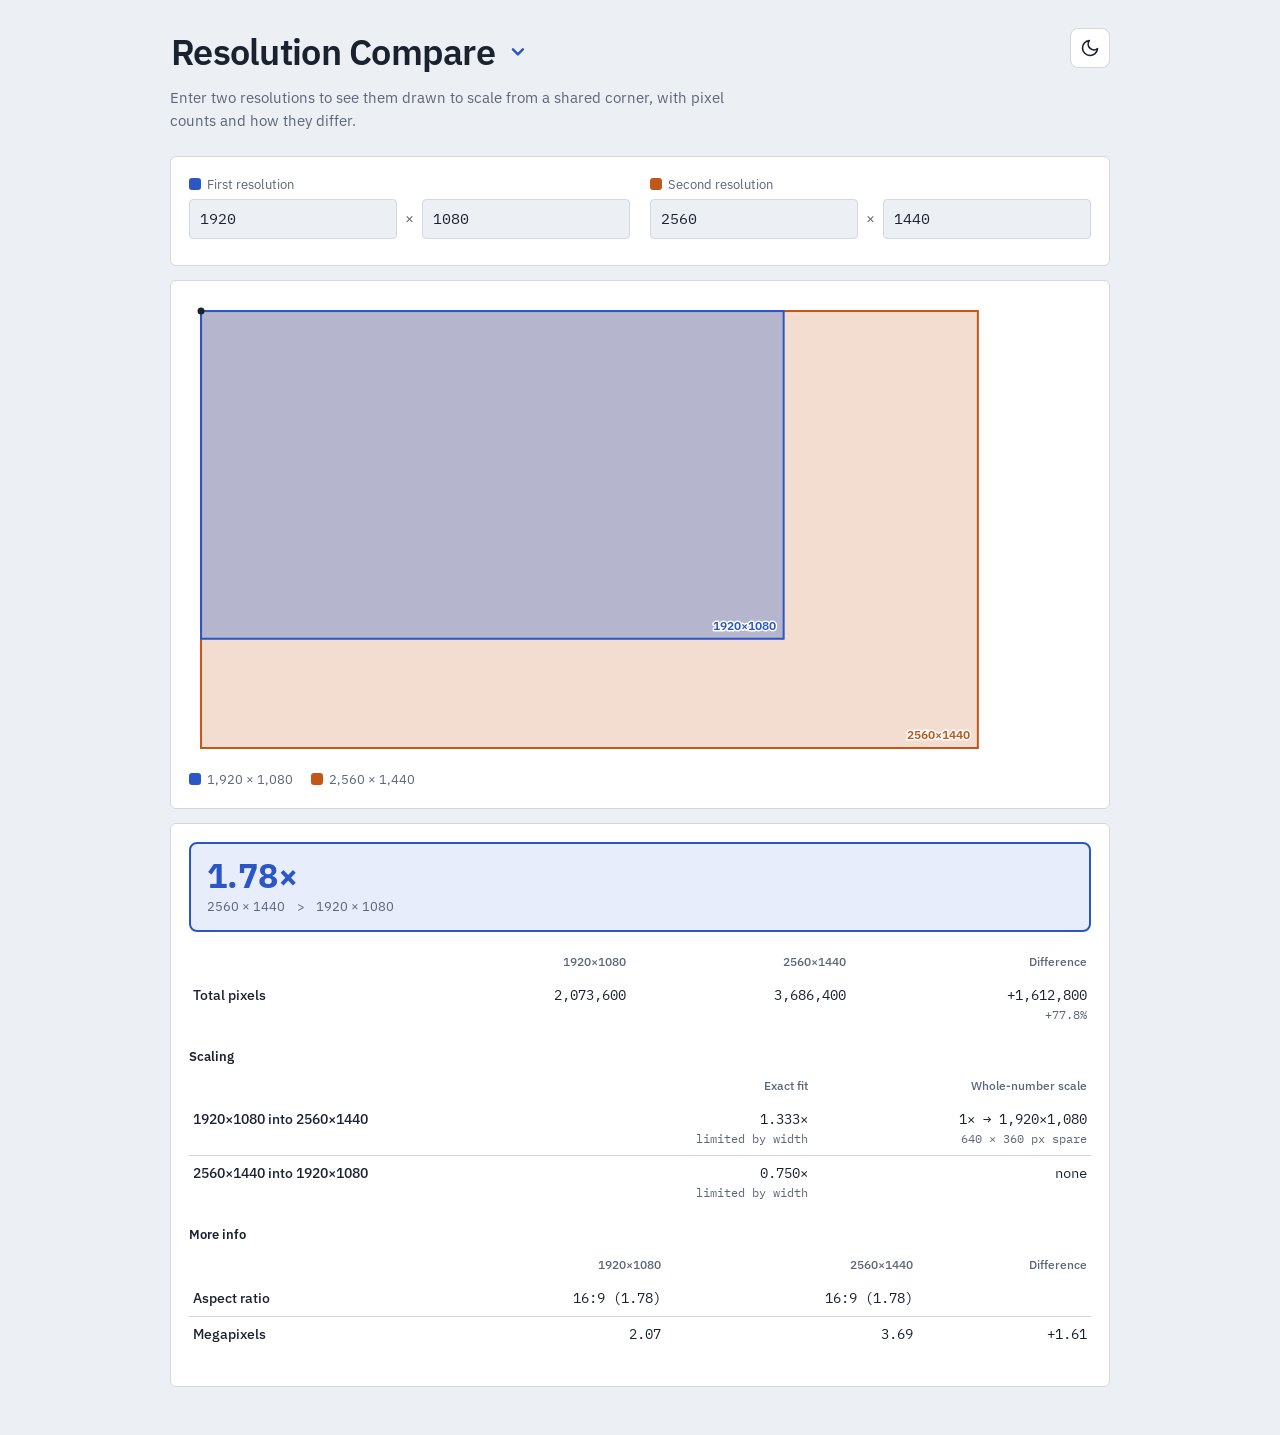
<file: resolution-compare/index.html>
<!DOCTYPE html>
<!-- Resolution Compare: part of Video-Timing-Calculator (https://github.com/Shank-Mods/Video-Timing-Calculator).
     Original code, not derived from CRU. Distributed under the repository license. No warranty. -->
<html lang="en">
<head>
<meta charset="utf-8">
<meta name="viewport" content="width=device-width, initial-scale=1, viewport-fit=cover">
<title>Resolution Compare</title>
<link rel="stylesheet" href="../shared.css">
<style>
:root{--ca:var(--accent);--cb:#c2571a}
@media (prefers-color-scheme:dark){:root:not([data-theme="light"]){--cb:#f08c4d}}
:root[data-theme="dark"]{--cb:#f08c4d}
main>section+section{margin-top:14px}
h2{font-size:15px;font-weight:600;margin:0 0 12px}
.ins{display:grid;grid-template-columns:repeat(auto-fit,minmax(260px,1fr));gap:14px 20px}
.rr{display:flex;align-items:center;gap:8px;margin-bottom:8px}
.rr span{color:var(--muted)}
input[type=number]{-moz-appearance:textfield;appearance:textfield}
input[type=number]::-webkit-inner-spin-button,input[type=number]::-webkit-outer-spin-button{-webkit-appearance:none;margin:0}
.chip{display:inline-block;width:12px;height:12px;border-radius:3px;margin-right:6px;vertical-align:-1px}
.chip.a{background:var(--ca)}.chip.b{background:var(--cb)}
svg{display:block;width:100%;height:auto}
svg text{font:600 12px "IBM Plex Sans",system-ui,sans-serif;paint-order:stroke;stroke:var(--panel);stroke-width:3px;stroke-linejoin:round}
.leg{display:flex;flex-wrap:wrap;gap:4px 18px;margin-top:10px;font-size:13px;color:var(--muted)}
.hero{background:var(--hero);border:2px solid var(--accent);border-radius:8px;padding:12px 16px;margin-bottom:14px}
.hero b{display:block;font-size:34px;line-height:1.15;color:var(--accent)}
.hero span{font-size:13px;color:var(--muted)}
.op{font-style:normal;margin:0 .9em}
.tbl{width:100%;border-collapse:collapse;font-size:14px;margin:0 0 16px}
.tbl th,.tbl td{padding:7px 4px;border-bottom:1px solid var(--line);text-align:right;vertical-align:top}
.tbl th:first-child,.tbl td:first-child{text-align:left}
.tbl thead th{color:var(--muted);font-size:12px;font-weight:500}
.tbl td{font-family:"IBM Plex Mono",ui-monospace,monospace}
.tbl tr:last-child>*{border-bottom:0}
.pc{display:block;font-size:12px;color:var(--muted)}
.h3{font-size:13px;font-weight:600;margin:0 0 4px}
.fine{font-size:12px;color:var(--muted);margin:0}
.err{color:#c0392b}
@media (max-width:760px){.tbl{font-size:13px}.hero b{font-size:28px}}
</style>
</head>
<body>
<main>
<h1>Resolution Compare</h1>
<p class="sub">Enter two resolutions to see them drawn to scale from a shared corner, with pixel counts and how they differ.</p>

<section aria-label="Resolutions">
<div class="ins">
<div>
<label><i class="chip a"></i>First resolution</label>
<div class="rr"><input id="aw" type="number" min="1" step="1" value="1920" inputmode="numeric" aria-label="First width"><span>×</span><input id="ah" type="number" min="1" step="1" value="1080" inputmode="numeric" aria-label="First height"></div>
</div>
<div>
<label><i class="chip b"></i>Second resolution</label>
<div class="rr"><input id="bw" type="number" min="1" step="1" value="2560" inputmode="numeric" aria-label="Second width"><span>×</span><input id="bh" type="number" min="1" step="1" value="1440" inputmode="numeric" aria-label="Second height"></div>
</div>
</div>
</section>

<section aria-label="Size comparison"><svg id="svg" role="img" aria-label="The two resolutions drawn to scale"></svg><div class="leg" id="leg"></div></section>

<section aria-label="Comparison data"><div id="out"></div></section>
</main>

<script>
const $=id=>document.getElementById(id);
const nf=n=>Math.round(n).toLocaleString('en-US');
const sg=n=>(n>0?'+':n<0?'−':'')+nf(Math.abs(n));
const pct=(r,d=1)=>{const v=(r-1)*100;return (v>0?'+':v<0?'−':'')+Math.abs(v).toFixed(Math.abs(v)>=1000?0:d)+'%'};
const gcd=(a,b)=>b?gcd(b,a%b):a;
const COMMON=[[4,3],[5,4],[16,9],[16,10],[3,2],[64,27],[32,9],[1,1]];
function ratio(w,h){const g=gcd(w,h),a=w/g,b=h/g,d=(w/h).toFixed(2);
 if(a<=32&&b<=32)return `${a}:${b} (${d})`;
 const m=COMMON.find(([x,y])=>Math.abs(w/h-x/y)/(x/y)<.006);return m?`≈${m[0]}:${m[1]} (${d})`:`${d}:1`}
const val=id=>{const n=parseInt($(id).value,10);return n>=1&&n<=100000?n:NaN};
function draw(A,B){
 const W=900,pad=12,sc=Math.min((W-2*pad)/Math.max(A.w,B.w),436/Math.max(A.h,B.h)),H=Math.max(120,Math.ceil(Math.max(A.h,B.h)*sc)+2*pad);
 const R=o=>({x:pad,y:pad,w:o.w*sc,h:o.h*sc});
 const items=[[A,'A','var(--ca)'],[B,'B','var(--cb)']].sort((p,q)=>q[0].w*q[0].h-p[0].w*p[0].h);
 let s='',placed=[];
 items.forEach(([o,n,c],i)=>{const r=R(o);
  s+=`<rect x="${r.x}" y="${r.y}" width="${r.w}" height="${r.h}" fill="${c}" fill-opacity="${i?0.3:0.2}" stroke="${c}" stroke-width="2"/>`});
 s+=`<circle cx="${pad}" cy="${pad}" r="3.5" fill="var(--ink)"/>`;
 items.forEach(([o,n,c])=>{const r=R(o),t=`${o.w}×${o.h}`,tw=t.length*7.2,small=r.w<tw+20||r.h<30;
  let x=small?r.x+r.w+8:r.x+r.w-8,y=small?r.y+16:r.y+r.h-9,an=small?'start':'end';
  for(let k=0;k<4;k++){const bx=an==='end'?x-tw:x;
   if(placed.some(p=>bx<p[0]+p[2]&&bx+tw>p[0]&&Math.abs(y-p[1])<16))y+=small?18:-18;else break}
  placed.push([an==='end'?x-tw:x,y,tw]);
  s+=`<text x="${x}" y="${y}" text-anchor="${an}" style="fill:${c}">${t}</text>`});
 $('svg').setAttribute('viewBox',`0 0 ${W} ${H}`);$('svg').innerHTML=s;
}
function row(l,a,b,d,p){return `<tr><th scope="row" style="font-weight:500;font-family:inherit">${l}</th><td>${a}</td><td>${b}</td><td>${d}${p?`<span class="pc">${p}</span>`:''}</td></tr>`}
function render(){
 const A={w:val('aw'),h:val('ah')},B={w:val('bw'),h:val('bh')};
 if(![A.w,A.h,B.w,B.h].every(Number.isFinite)){$('svg').innerHTML='';$('leg').innerHTML='';$('out').innerHTML='<p class="err">Enter whole-number widths and heights between 1 and 100,000.</p>';return}
 A.px=A.w*A.h;B.px=B.w*B.h;draw(A,B);
 $('leg').innerHTML=`<span><i class="chip a"></i>${nf(A.w)} × ${nf(A.h)}</span><span><i class="chip b"></i>${nf(B.w)} × ${nf(B.h)}</span>`;
 const nA=`${A.w}×${A.h}`,nB=`${B.w}×${B.h}`,r=B.px/A.px,same=B.px===A.px,big=r>=1?[nB,nA]:[nA,nB],m=Math.max(r,1/r);
 const mult=m>=100?nf(m):String(Number(m.toFixed(2)));
 const sp=t=>t.replace('×',' × '),cmp=same?'=':'&gt;';
 const fit=(p,q)=>{const f=Math.min(q.w/p.w,q.h/p.h),n=Math.floor(f+1e-9),lim=q.w/p.w<=q.h/p.h?'width':'height';
  return `<tr><th scope="row" style="font-weight:500;font-family:inherit">${p===A?nA+' into '+nB:nB+' into '+nA}</th><td>${f.toFixed(3)}×<span class="pc">limited by ${lim}</span></td><td>${n>=1?`${n}× → ${nf(p.w*n)}×${nf(p.h*n)}<span class="pc">${nf(q.w-p.w*n)} × ${nf(q.h-p.h*n)} px spare</span>`:'none'}</td></tr>`};
 $('out').innerHTML=`<div class="hero"><b>${mult}×</b><span>${sp(big[0])}<i class="op">${cmp}</i>${sp(big[1])}</span></div>
<table class="tbl"><thead><tr><th></th><th>${nA}</th><th>${nB}</th><th>Difference</th></tr></thead><tbody>
${row('Total pixels',nf(A.px),nf(B.px),sg(B.px-A.px),pct(r))}
</tbody></table>
<p class="h3">Scaling</p>
<table class="tbl"><thead><tr><th></th><th>Exact fit</th><th>Whole-number scale</th></tr></thead><tbody>${fit(A,B)}${fit(B,A)}</tbody></table>
<p class="h3" style="margin-top:4px">More info</p>
<table class="tbl"><thead><tr><th></th><th>${nA}</th><th>${nB}</th><th>Difference</th></tr></thead><tbody>
${row('Aspect ratio',ratio(A.w,A.h),ratio(B.w,B.h),'','')}
${row('Megapixels',(A.px/1e6).toFixed(2),(B.px/1e6).toFixed(2),((B.px>=A.px)?'+':'−')+Math.abs((B.px-A.px)/1e6).toFixed(2),'')}
</tbody></table>`;

}
['aw','ah','bw','bh'].forEach(id=>{const e=$(id);e.addEventListener('input',render);
 let f=false;e.addEventListener('focus',()=>{f=true;setTimeout(()=>e.select(),0)});
 e.addEventListener('mouseup',ev=>{if(f){ev.preventDefault();f=false}});e.addEventListener('blur',()=>{f=false})});
render();
</script>
<script src="../tools.js"></script>
</body>
</html>
</file>
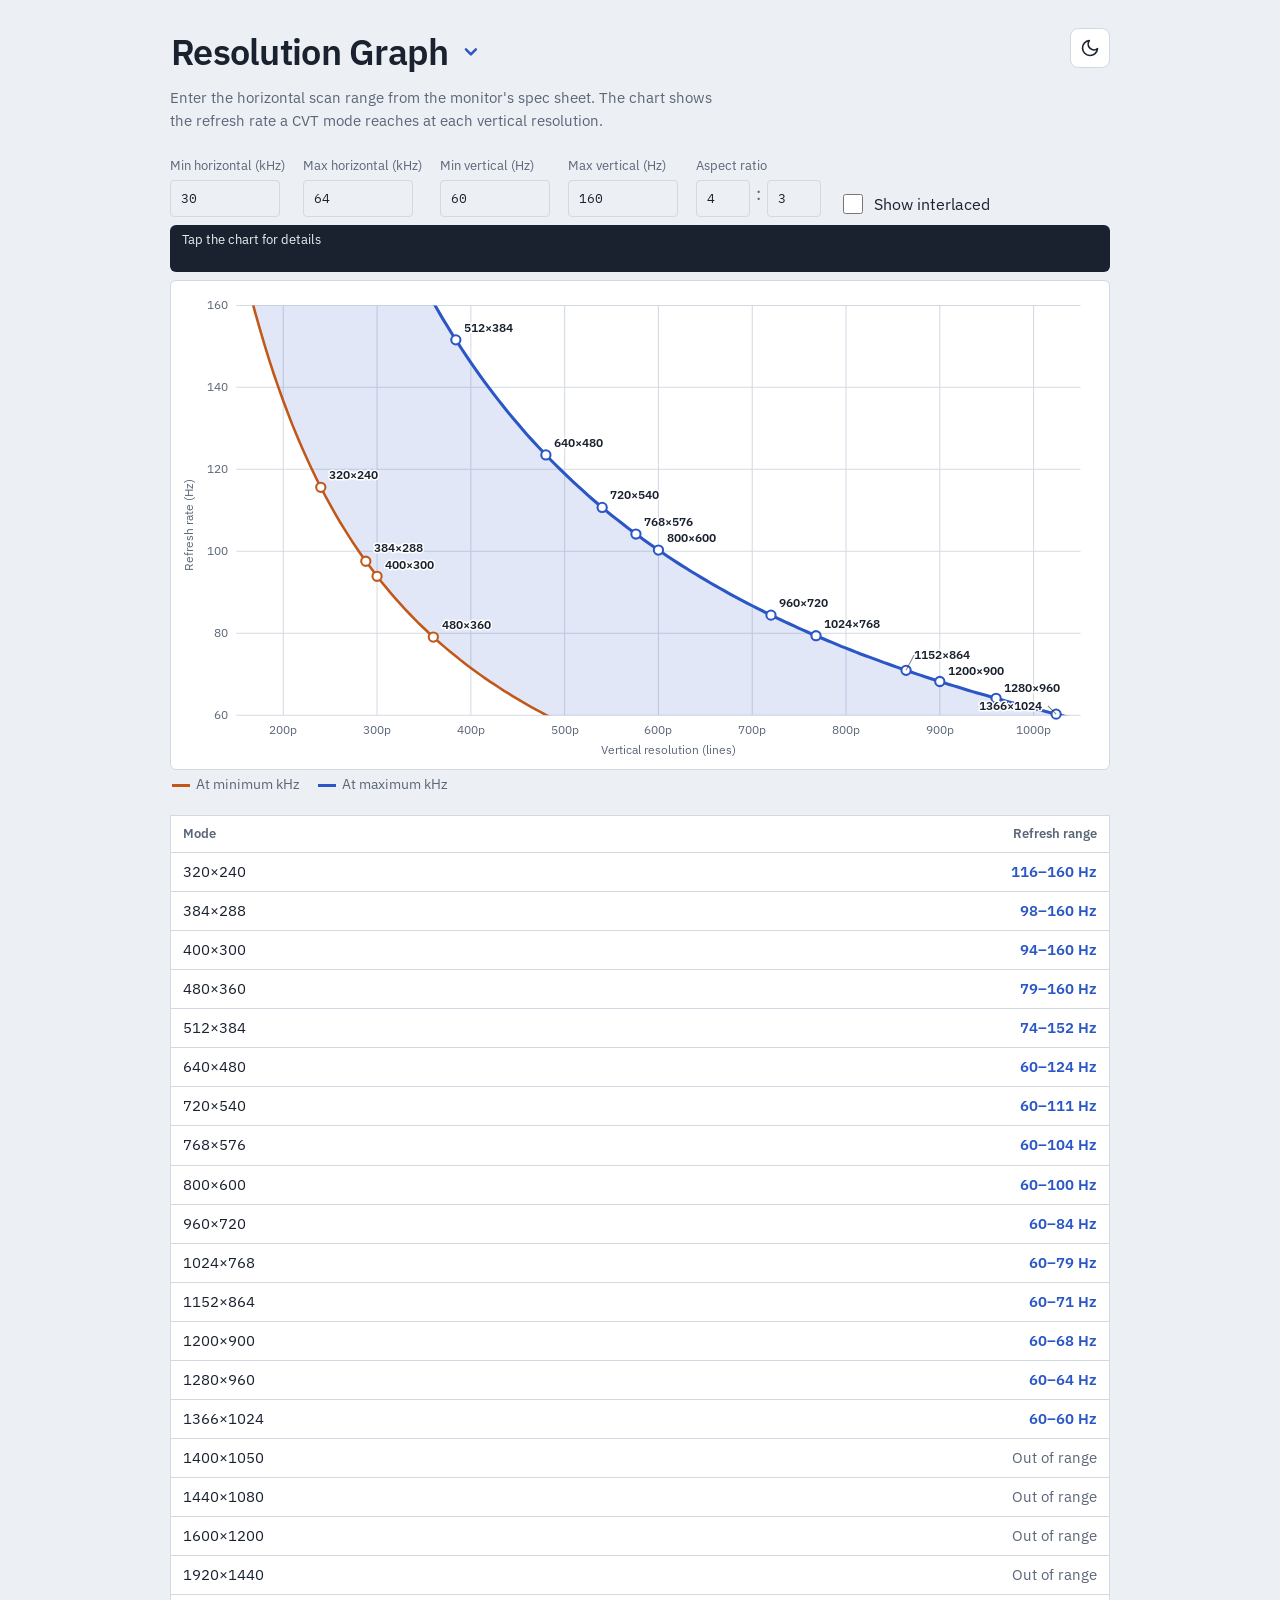
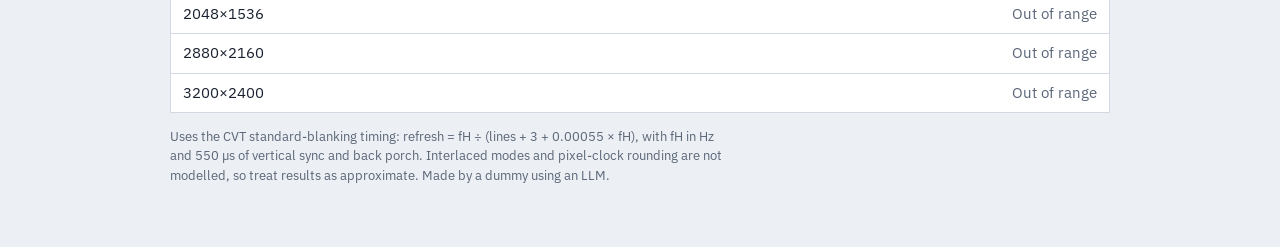
<file: resolution-graph/index.html>
<!DOCTYPE html>
<!-- Resolution Graph: part of Video-Timing-Calculator (https://github.com/Shank-Mods/Video-Timing-Calculator).
     Original code, not derived from CRU. Distributed under the repository license. No warranty. -->
<html lang="en">
<head>
<meta charset="utf-8">
<meta name="viewport" content="width=device-width, initial-scale=1, viewport-fit=cover">
<title>Resolution Graph</title>
<link rel="stylesheet" href="../shared.css">
<style>
:root{--hi:var(--accent);--lo:#c2571a;--il:#7a3fb0;--band:color-mix(in srgb,var(--accent) 14%,transparent);--grid:var(--line);--mute:var(--muted)}
@media (prefers-color-scheme:dark){:root:not([data-theme="light"]){--lo:#f08c4d;--il:#c79bff}}
:root[data-theme="dark"]{--lo:#f08c4d;--il:#c79bff}
.ctl{display:flex;flex-wrap:wrap;gap:14px 18px;align-items:end;margin-bottom:8px}
.ctl label{display:flex;flex-direction:column;gap:4px;margin:0}
.ctl input{width:110px}
input[type=number]{-moz-appearance:textfield;appearance:textfield}
input[type=number]::-webkit-inner-spin-button,input[type=number]::-webkit-outer-spin-button{-webkit-appearance:none;margin:0}
.chartbox{background:var(--panel);border:1px solid var(--grid);border-radius:6px;padding:8px;position:relative}
svg{display:block;width:100%;height:auto}
svg text{fill:var(--mute);font:12px "IBM Plex Sans",system-ui,sans-serif}
.tip{display:flex;flex-wrap:wrap;gap:2px 24px;align-items:flex-start;min-height:calc(2.6em + 12px);margin:0 0 8px;background:var(--ink);color:var(--bg);padding:6px 12px;border-radius:6px;font-size:.84rem;line-height:1.3;font-variant-numeric:tabular-nums}
.tip b{font-size:1.05rem}
.pair{display:flex;gap:14px 18px}
.ar{display:flex;align-items:center;gap:6px}.ar input{width:54px}.ar span{font-size:1.1rem;padding-bottom:8px}
label.chk{flex-direction:row;align-items:center;gap:8px;color:var(--ink);font-size:1rem;padding-bottom:0}
input[type=checkbox]{width:20px;height:20px;padding:0;accent-color:var(--il)}
.legend{display:flex;gap:2px 18px;flex-wrap:wrap;font-size:.85rem;line-height:1.3;color:var(--mute);margin:6px 2px 0}
.legend i{display:inline-block;width:18px;height:3px;vertical-align:middle;margin-right:6px}
.tw{overflow-x:auto;margin-top:22px}
table{border-collapse:collapse;width:100%;font-size:.92rem;background:var(--panel);border:1px solid var(--grid)}
th,td{padding:8px 12px;text-align:right;border-bottom:1px solid var(--grid)}
th:first-child,td:first-child{text-align:left}
th{font-weight:600;color:var(--mute);font-size:.82rem}
td.ok{color:var(--hi);font-weight:600}td.no{color:var(--mute)}
.note{color:var(--mute);font-size:.82rem;max-width:70ch;margin-top:14px}
</style>
</head>
<body>
<main>
<h1>Resolution Graph</h1>
<p class="sub">Enter the horizontal scan range from the monitor's spec sheet. The chart shows the refresh rate a CVT mode reaches at each vertical resolution.</p>
<div class="ctl">
<div class="pair">
<label>Min horizontal (kHz)<input id="lo" type="number" step="0.1" min="5" max="300" value="30"></label>
<label>Max horizontal (kHz)<input id="hi" type="number" step="0.1" min="5" max="300" value="64"></label>
</div>
<div class="pair">
<label>Min vertical (Hz)<input id="vlo" type="number" step="1" min="10" max="400" value="60"></label>
<label>Max vertical (Hz)<input id="vhi" type="number" step="1" min="10" max="400" value="160"></label>
</div>
<label>Aspect ratio<div class="ar"><input id="aw" type="number" step="1" min="1" value="4"><span>:</span><input id="ah" type="number" step="1" min="1" value="3"></div></label>
<label class="chk"><input id="il" type="checkbox">Show interlaced</label>
</div>
<div id="tip" class="tip">Tap the chart for details</div>
<div class="chartbox"><svg id="c" viewBox="0 0 900 460" role="img" aria-label="Refresh rate versus vertical resolution"></svg></div>
<div class="legend"><span><i style="background:var(--lo)"></i>At minimum kHz</span><span><i style="background:var(--hi)"></i>At maximum kHz</span><span id="ilg" style="display:none"><i style="background:var(--il)"></i>Interlaced at max kHz (field rate)</span></div>
<div class="tw"><table><thead><tr><th>Mode</th><th>Refresh range</th><th id="ith" style="display:none">Interlaced</th></tr></thead><tbody id="rows"></tbody></table></div>
<p class="note">Uses the CVT standard-blanking timing: refresh = fH ÷ (lines + 3 + 0.00055 × fH), with fH in Hz and 550 µs of vertical sync and back porch. Interlaced modes and pixel-clock rounding are not modelled, so treat results as approximate. Made by a dummy using an LLM.</p>
</main>
<script>
const EXTRA={'4:3':[[1366,1024],[2048,1536],[3200,2400]],'16:9':[[427,240],[854,480],[2048,1152],[3200,1800]]};
const LINES=[200,240,288,300,360,384,400,480,540,576,600,720,768,800,864,900,960,1024,1050,1080,1200,1440,1600,2160];
const $=id=>document.getElementById(id);
const rateI=(fh,L)=>{const f=fh*1000;return f/(L/2+3.5+550e-6*f)};
const linesAtI=(fh,V)=>{const f=fh*1000;return 2*(f/V-3.5-550e-6*f)};
const rate=(fh,L)=>{const f=fh*1000;return f/(L+3+550e-6*f)};
const linesAt=(fh,V)=>{const f=fh*1000;return f/V-3-550e-6*f};
const W=900,H=460,m={l:56,r:20,t:16,b:44};
let last=null;
function modesFor(ar){
  let ex=[],ap=[];
  LINES.forEach(h=>{const w=h*ar,r8=Math.round(w/8)*8;
    if(Math.abs(w-r8)<.01)ex.push([r8,h]);else if(Math.abs(w-r8)/w<.01)ap.push([r8,h])});
  const out=ex.length>=4?ex.slice():ex.concat(ap);
  Object.entries(EXTRA).forEach(([k,l])=>{const[x,y]=k.split(':');
    if(Math.abs(ar-x/y)<1e-6)l.forEach(q=>{if(!out.some(r=>r[0]==q[0]&&r[1]==q[1]))out.push(q)})});
  return out.sort((p,q)=>p[1]-q[1]||p[0]-q[0]);
}
function draw(){
  let a=parseFloat($('lo').value),b=parseFloat($('hi').value),v0=parseFloat($('vlo').value),v1=parseFloat($('vhi').value),
      aw=parseFloat($('aw').value),ah=parseFloat($('ah').value);
  const svg=$('c');
  if(![a,b,v0,v1,aw,ah].every(x=>x>0)){svg.innerHTML='';return}
  if(a>b)[a,b]=[b,a]; if(v0>v1)[v0,v1]=[v1,v0]; if(v1-v0<5)v1=v0+5;
  const ar=aw/ah,IL=$('il').checked;
  $('ilg').style.display=IL?'':'none';$('ith').style.display=IL?'':'none';
  let xa=linesAt(a,v1),xb=linesAt(b,v0);if(IL){xa=Math.min(xa,linesAtI(a,v1));xb=Math.max(xb,linesAtI(b,v0))}
  let X0=Math.max(50,Math.floor(xa/50)*50),X1=Math.min(2400,Math.ceil(xb/50)*50);
  if(X1-X0<200)X1=X0+200;
  const sx=v=>m.l+(v-X0)/(X1-X0)*(W-m.l-m.r), sy=v=>H-m.b-(v-v0)/(v1-v0)*(H-m.t-m.b);
  const lim=L=>[Math.max(rate(a,L),v0),Math.min(rate(b,L),v1)];
  const limI=L=>[Math.max(rateI(a,L),v0),Math.min(rateI(b,L),v1)];
  let s=`<defs><clipPath id="cp"><rect x="${m.l}" y="${m.t}" width="${W-m.l-m.r}" height="${H-m.t-m.b}"/></clipPath></defs>`;
  const ys=[5,10,20,25,50,100].find(k=>(v1-v0)/k<=8);
  for(let y=Math.ceil(v0/ys)*ys;y<=v1;y+=ys)s+=`<line x1="${m.l}" x2="${W-m.r}" y1="${sy(y)}" y2="${sy(y)}" stroke="var(--grid)"/><text x="${m.l-8}" y="${sy(y)+4}" text-anchor="end">${y}</text>`;
  const xs=(X1-X0)>1000?200:(X1-X0)>500?100:50;
  for(let x=Math.ceil(X0/xs)*xs;x<=X1;x+=xs)s+=`<line x1="${sx(x)}" x2="${sx(x)}" y1="${m.t}" y2="${H-m.b}" stroke="var(--grid)"/><text x="${sx(x)}" y="${H-m.b+18}" text-anchor="middle">${x}p</text>`;
  s+=`<text x="${(W+m.l)/2}" y="${H-6}" text-anchor="middle">Vertical resolution (lines)</text><text transform="translate(14 ${H/2}) rotate(-90)" text-anchor="middle">Refresh rate (Hz)</text>`;
  const pts=(fh,fn=rate)=>{let p=[];for(let L=X0;L<=X1;L+=5)p.push([sx(L),Math.max(m.t-30,Math.min(H-m.b+30,sy(fn(fh,L))))]);return p};
  const P1=pts(b),P0=pts(a),j=p=>p.map(q=>q.map(n=>n.toFixed(1)).join(',')).join(' ');
  s+=`<g clip-path="url(#cp)"><polygon points="${j(P1)} ${j(P0.slice().reverse())}" fill="var(--band)"/>`;
  s+=`<polyline points="${j(P0)}" fill="none" stroke="var(--lo)" stroke-width="2.5"/><polyline points="${j(P1)}" fill="none" stroke="var(--hi)" stroke-width="3"/>${IL?`<polyline points="${j(pts(b,rateI))}" fill="none" stroke="var(--il)" stroke-width="3" stroke-dasharray="8 5"/>`:''}</g>`;
  const pY=(fn,h)=>{const hv=fn(b,h),lv=fn(a,h);return hv<=v1?{v:hv}:(lv>=v0&&lv<=v1?{v:lv,min:1}:null)};
  const modes=modesFor(ar);
  const placed=[],pend=[];
  modes.forEach(([w,h])=>{if(h<X0||h>X1)return;const [lo,hi]=lim(h);if(lo>hi)return;const pv=pY(rate,h);if(pv==null)return;
    const x=sx(h),y=sy(pv.v),col=pv.min?'var(--lo)':'var(--hi)';
    s+=`<circle cx="${x}" cy="${y}" r="4.5" fill="var(--panel)" stroke="${col}" stroke-width="2"/>`;
    placed.push([x-7,y-7,14,14]);pend.push({x,y,t:`${w}×${h}`,c:'var(--ink)'})});
  if(IL)modes.forEach(([w,h])=>{if(h<X0||h>X1)return;const [lo,hi]=limI(h);if(lo>hi)return;if(rateI(b,h)>v1)return;
    const x=sx(h),y=sy(rateI(b,h));
    s+=`<rect x="${x-4}" y="${y-4}" width="8" height="8" fill="var(--panel)" stroke="var(--il)" stroke-width="2"/>`;
    placed.push([x-7,y-7,14,14]);pend.push({x,y,t:`${w}×${h}i`,c:'var(--il)'})});
  const L=pend.map(q=>({...q,w:q.t.length*7+4}));
  const setSide=(q,sd)=>{q.side=sd;q.bx=Math.max(m.l+2,sd>0?q.x+8:q.x-8-q.w);q.icy=sd>0?q.y-12:q.y+12;q.cy=q.icy};
  L.forEach(q=>setSide(q,(q.x+8+q.w>W-m.r)?-1:1));
  const hov=(a,c)=>a.bx<c.bx+c.w&&c.bx<a.bx+a.w;
  const reset=()=>L.forEach(q=>q.cy=q.icy);
  const solve=()=>{for(let it=0;it<80;it++){
    for(let i=0;i<L.length;i++){const a=L[i];
      for(let k=i+1;k<L.length;k++){const c=L[k];
        if(hov(a,c)){const d=a.cy-c.cy;if(Math.abs(d)<16){const dir=d===0?(a.icy<=c.icy?-1:1):Math.sign(d),pu=(16-Math.abs(d))/2+.01;a.cy+=dir*pu;c.cy-=dir*pu}}}
      for(const o of pend){if(o.x===a.x&&o.y===a.y)continue;
        if(a.bx<o.x+8&&o.x-8<a.bx+a.w){const d=a.cy-o.y;if(Math.abs(d)<15)a.cy+=(d>=0?1:-1)*(15-Math.abs(d))/2}}
      a.cy+=(a.icy-a.cy)*.04;a.cy=Math.max(m.t+9,Math.min(H-m.b-9,a.cy))}}};
  const cost=()=>{let t=0;L.forEach((q,i)=>{t+=Math.abs(q.cy-q.icy);for(let k=i+1;k<L.length;k++)if(hov(q,L[k])&&Math.abs(q.cy-L[k].cy)<13)t+=200});return t};
  solve();let best=cost();
  L.slice().sort((p,q)=>Math.abs(q.cy-q.icy)-Math.abs(p.cy-p.icy)).forEach(q=>{
    if(Math.abs(q.cy-q.icy)<12)return;
    const old=q.side;if(old<0&&q.x+8+q.w>W-m.r)return;
    setSide(q,-old);reset();solve();const c=cost();
    if(c<best)best=c;else setSide(q,old)});
  reset();solve();
  L.forEach(q=>{
    if(Math.abs(q.cy-q.icy)>2)s+=`<line x1="${q.x}" y1="${q.y}" x2="${q.side>0?q.bx:q.bx+q.w}" y2="${q.cy}" stroke="${q.c}" stroke-width="1" opacity=".55"/>`;
    s+=`<text x="${q.bx}" y="${q.cy+4}" style="fill:${q.c};font-weight:600;paint-order:stroke;stroke:var(--panel);stroke-width:3px;stroke-linejoin:round">${q.t}</text>`});
  s+=`<line id="vl" y1="${m.t}" y2="${H-m.b}" stroke="var(--mute)" stroke-dasharray="3 3" style="display:none"/><rect id="ov" x="${m.l}" y="${m.t}" width="${W-m.l-m.r}" height="${H-m.t-m.b}" fill="transparent"/>`;
  svg.innerHTML=s;
  const tip=$('tip'),ov=$('ov'),vl=$('vl');
  const show=L=>{const [lo,hi]=lim(L),w=Math.round(L*ar),[l2,h2]=limI(L),f=x=>x.toFixed(1),t=IL?' (p)':'';
    vl.setAttribute('x1',sx(L));vl.setAttribute('x2',sx(L));vl.style.display='';
    let h=`<div><b>${w}×${L}</b></div>`;
    h+=lo>hi?`<div>Out of range${t}</div>`:`<div>${f(hi)} Hz max${t}<br>${f(lo)} Hz min${t}</div>`;
    if(IL)h+=l2>h2?'<div>Out of range (i)</div>':`<div>${f(h2)} Hz max (i)<br>${f(l2)} Hz min (i)</div>`;
    tip.innerHTML=h;
    last=L};
  const move=e=>{const r=svg.getBoundingClientRect(),px=(e.clientX-r.left)*W/r.width,
    L=Math.round(X0+(px-m.l)/(W-m.l-m.r)*(X1-X0));if(L>=X0&&L<=X1)show(L)};
  ov.addEventListener('pointermove',move);ov.addEventListener('pointerdown',move);
  if(last&&last>=X0&&last<=X1)show(last);else tip.innerHTML='<div>Tap the chart for details</div>';
  $('rows').innerHTML=modes.map(([w,h])=>{const [lo,hi]=lim(h);
    const [l2,h2]=limI(h),ic=IL?(l2>h2?'<td class="no">Out of range</td>':`<td class="${h2>=60?'ok':'no'}">${l2.toFixed(0)}–${h2.toFixed(0)} Hz</td>`):'';
    return lo>hi?`<tr><td>${w}×${h}</td><td class="no">Out of range</td>${ic}</tr>`:
    `<tr><td>${w}×${h}</td><td class="${hi>=60?'ok':'no'}">${lo.toFixed(0)}–${hi.toFixed(0)} Hz</td>${ic}</tr>`}).join('');
}
const ids=['lo','hi','vlo','vhi','aw','ah'];
ids.forEach((id,k)=>{const el=$(id);el.oninput=draw;
  el.addEventListener('focus',()=>setTimeout(()=>el.select(),0));el.addEventListener('mouseup',e=>e.preventDefault());});
$('il').onchange=draw;draw();
</script>
<script src="../tools.js"></script>
</body>
</html>
</file>
<file: shared.css>
/* Shared design for all Video-Timing-Calculator tools: colors, fonts, base layout.
   Each page links this file, then adds only its own page-specific CSS. */
@import url("https://fonts.googleapis.com/css2?family=IBM+Plex+Sans:wght@400;500;600&family=IBM+Plex+Mono:wght@400;500;600&display=swap");
:root{color-scheme:light dark;--bg:#eceff3;--panel:#fff;--ink:#1a2230;--muted:#5b6678;--line:#d3d9e2;--accent:#2a56c6;--hero:#e7edfb;--warn:#fff4d6;--warnink:#5c4600;
box-sizing:border-box;padding-top:env(safe-area-inset-top,0px);padding-bottom:env(safe-area-inset-bottom,0px)}
@media (prefers-color-scheme:dark){:root:not([data-theme="light"]){--bg:#12161d;--panel:#1b212b;--ink:#e6eaf0;--muted:#98a3b5;--line:#2e3644;--accent:#8aabff;--hero:#1f2b49;--warn:#2d2711;--warnink:#e8d48a}}
:root[data-theme="light"]{color-scheme:light}
:root[data-theme="dark"]{color-scheme:dark;--bg:#12161d;--panel:#1b212b;--ink:#e6eaf0;--muted:#98a3b5;--line:#2e3644;--accent:#8aabff;--hero:#1f2b49;--warn:#2d2711;--warnink:#e8d48a}
html{-webkit-text-size-adjust:100%;text-size-adjust:100%;scroll-padding-top:env(safe-area-inset-top,0px)}
*{box-sizing:border-box}
body{margin:0;background:var(--bg);color:var(--ink);font:400 15px/1.5 "IBM Plex Sans",system-ui,sans-serif}
main{max-width:980px;margin:0 auto;padding:28px 20px 48px}
h1{font-size:36px;line-height:1.15;font-weight:600;margin:0 0 12px;letter-spacing:-.02em}
.sub{color:var(--muted);margin:0 0 24px;max-width:62ch}
section{background:var(--panel);border:1px solid var(--line);border-radius:6px;padding:18px}
label,.lbl{display:block;font-size:13px;color:var(--muted);margin:0 0 4px}
input[type=number],input[type=text],select{width:100%;font:inherit;font-family:"IBM Plex Mono",ui-monospace,monospace;color:var(--ink);background:var(--bg);border:1px solid var(--line);border-radius:4px;padding:8px 10px;min-width:0}
select{font-family:inherit}
input:focus-visible,select:focus-visible{outline:2px solid var(--accent);outline-offset:1px}
a{color:var(--accent)}
@media (max-width:760px){main{padding:10px 10px 28px}h1{font-size:24px;margin:0 0 14px}.sub{display:none}}
</file>
